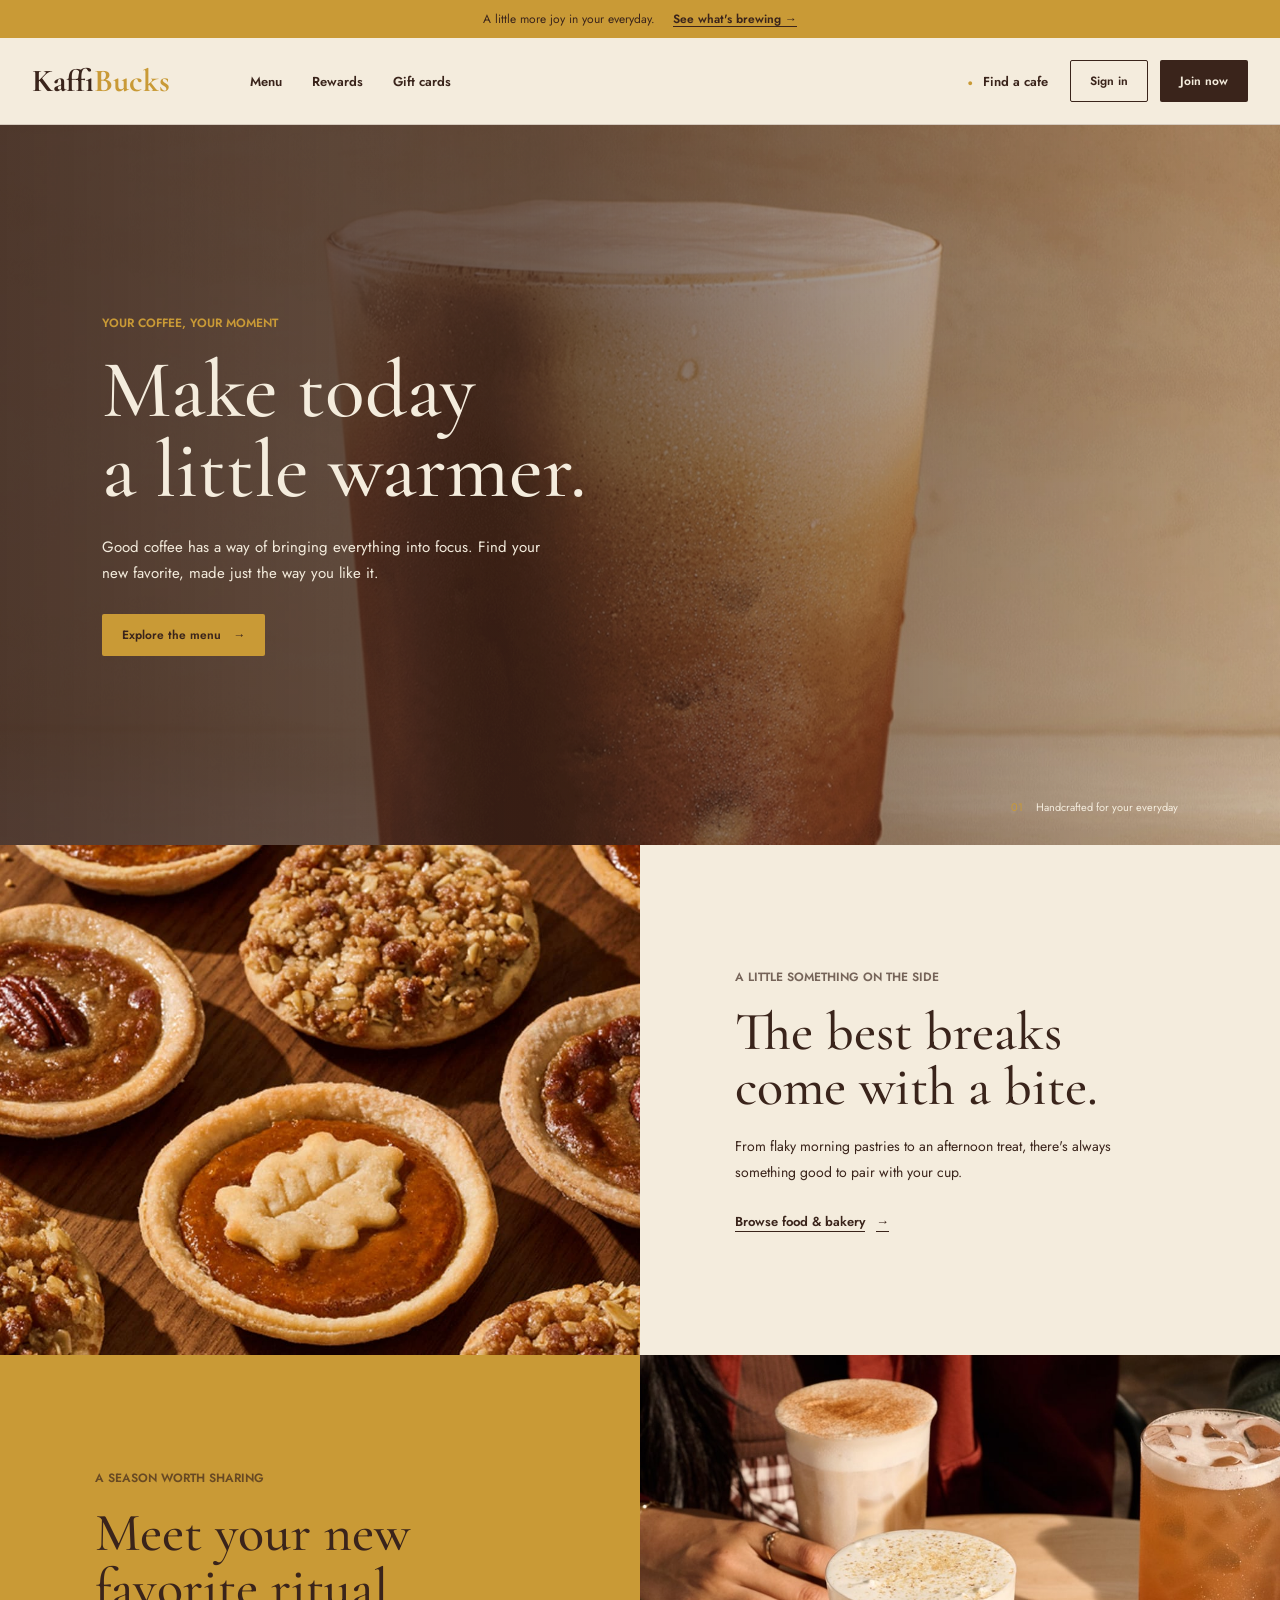
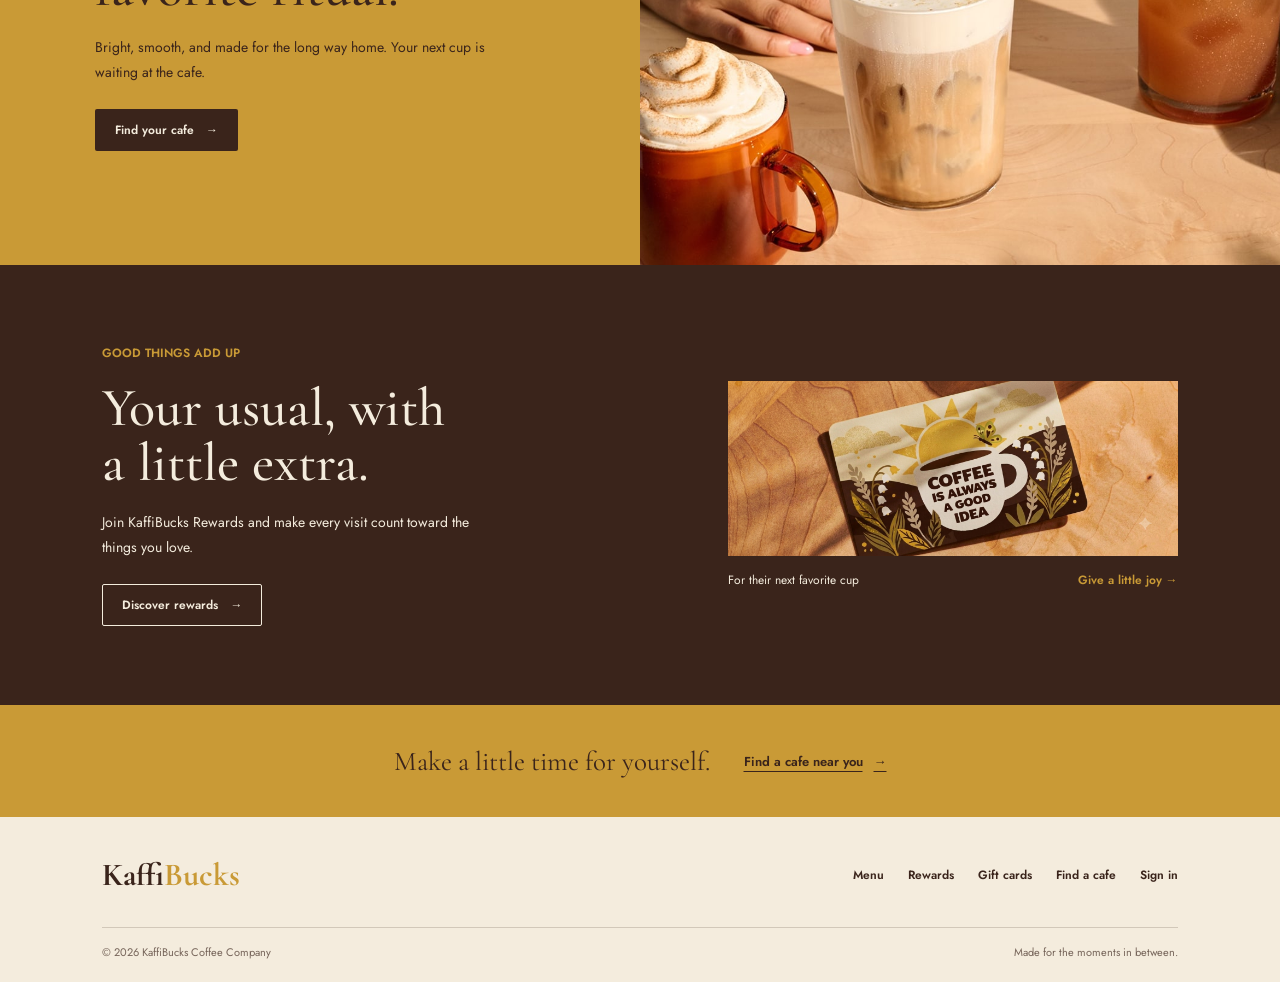
<file: index.html>
<!doctype html>
<html lang="en">
  <head>
    <meta charset="UTF-8" />
    <meta name="viewport" content="width=device-width, initial-scale=1.0" />
    <meta
      name="description"
      content="Make room for a better coffee break. Explore handcrafted drinks, fresh bites, and rewards at KaffiBucks."
    />
    <title>KaffiBucks</title>

    <!-- Fonts -->
    <link rel="preconnect" href="https://fonts.googleapis.com" />
    <link rel="preconnect" href="https://fonts.gstatic.com" crossorigin />
    <link
      href="https://fonts.googleapis.com/css2?family=Cormorant+Garamond:ital,wght@0,400;0,500;0,600;0,700;1,400&family=Jost:wght@300;400;500;600&display=swap"
      rel="stylesheet"
    />
    <link rel="stylesheet" href="style.css" />
  </head>
  <body>
    <div class="announcement">
      <p>A little more joy in your everyday.</p>
      <a href="menu.html">See what's brewing <span aria-hidden="true">&rarr;</span></a>
    </div>

    <header class="site-header">
      <div class="header-inner">
        <a href="#home" class="logo" aria-label="KaffiBucks home">Kaffi<span>Bucks</span></a>
        <nav class="nav" aria-label="Main navigation">
          <a href="menu.html">Menu</a>
          <a href="rewards.html">Rewards</a>
          <a href="gift.html">Gift cards</a>
        </nav>
        <div class="header-actions">
          <a class="location-link" href="cafe.html"><span aria-hidden="true">&#9679;</span> Find a cafe</a>
          <a class="button button--outline" href="#sign-in">Sign in</a>
          <a class="button button--dark" href="join.html">Join now</a>
        </div>
      </div>
    </header>

    <main>
      <section id="home" class="hero" aria-labelledby="hero-title">
        <div class="hero-image" role="img" aria-label="A freshly poured iced coffee with a soft layer of foam"></div>
        <div class="hero-shade"></div>
        <div class="hero-content">
          <p class="eyebrow">Your coffee, your moment</p>
          <h1 id="hero-title">Make today<br />a little warmer.</h1>
          <p class="hero-copy">Good coffee has a way of bringing everything into focus. Find your new favorite, made just the way you like it.</p>
          <a class="button button--gold" href="menu.html">Explore the menu <span aria-hidden="true">&rarr;</span></a>
        </div>
        <a class="hero-note" href="menu.html"><span>01</span> Handcrafted for your everyday</a>
      </section>

      <section class="feature feature--cream" aria-labelledby="feature-one-title">
        <div class="feature-image feature-image--bites" role="img" aria-label="A table set with small, freshly baked pastries"></div>
        <div class="feature-copy">
          <p class="eyebrow">A little something on the side</p>
          <h2 id="feature-one-title">The best breaks<br />come with a bite.</h2>
          <p>From flaky morning pastries to an afternoon treat, there's always something good to pair with your cup.</p>
          <a class="text-link" href="menu.html">Browse food &amp; bakery <span aria-hidden="true">&rarr;</span></a>
        </div>
      </section>

      <section class="feature feature--gold feature--reverse" aria-labelledby="feature-two-title">
        <div class="feature-image feature-image--gather" role="img" aria-label="Friends sharing coffee together around a table"></div>
        <div class="feature-copy">
          <p class="eyebrow">A season worth sharing</p>
          <h2 id="feature-two-title">Meet your new<br />favorite ritual.</h2>
          <p>Bright, smooth, and made for the long way home. Your next cup is waiting at the cafe.</p>
          <a class="button button--dark" href="cafe.html">Find your cafe <span aria-hidden="true">&rarr;</span></a>
        </div>
      </section>

      <section id="rewards" class="rewards-band" aria-labelledby="rewards-title">
        <div class="rewards-copy">
          <p class="eyebrow">Good things add up</p>
          <h2 id="rewards-title">Your usual, with<br />a little extra.</h2>
          <p>Join KaffiBucks Rewards and make every visit count toward the things you love.</p>
          <a class="button button--outline-light" href="rewards.html">Discover rewards <span aria-hidden="true">&rarr;</span></a>
        </div>
        <div class="gift-panel">
          <img src="Images/137-112745.png" alt="A thoughtful coffee gift card ready to share" />
          <div class="gift-caption">
            <span>For their next favorite cup</span>
            <a href="gift.html" aria-label="Explore gift cards">Give a little joy <span aria-hidden="true">&rarr;</span></a>
          </div>
        </div>
      </section>

      <section class="visit-strip" aria-label="Visit KaffiBucks">
        <p>Make a little time for yourself.</p>
        <a class="text-link" href="cafe.html">Find a cafe near you <span aria-hidden="true">&rarr;</span></a>
      </section>
    </main>

    <footer class="site-footer">
      <div class="footer-top">
        <a href="#home" class="logo">Kaffi<span>Bucks</span></a>
        <nav class="footer-nav" aria-label="Footer navigation">
          <a href="menu.html">Menu</a>
          <a href="rewards.html">Rewards</a>
          <a href="gift.html">Gift cards</a>
          <a href="cafe.html">Find a cafe</a>
          <a id="sign-in" href="#home">Sign in</a>
        </nav>
      </div>
      <div class="footer-bottom">
        <span>&copy; 2026 KaffiBucks Coffee Company</span>
        <span>Made for the moments in between.</span>
      </div>
    </footer>
  </body>
</html>
</file>
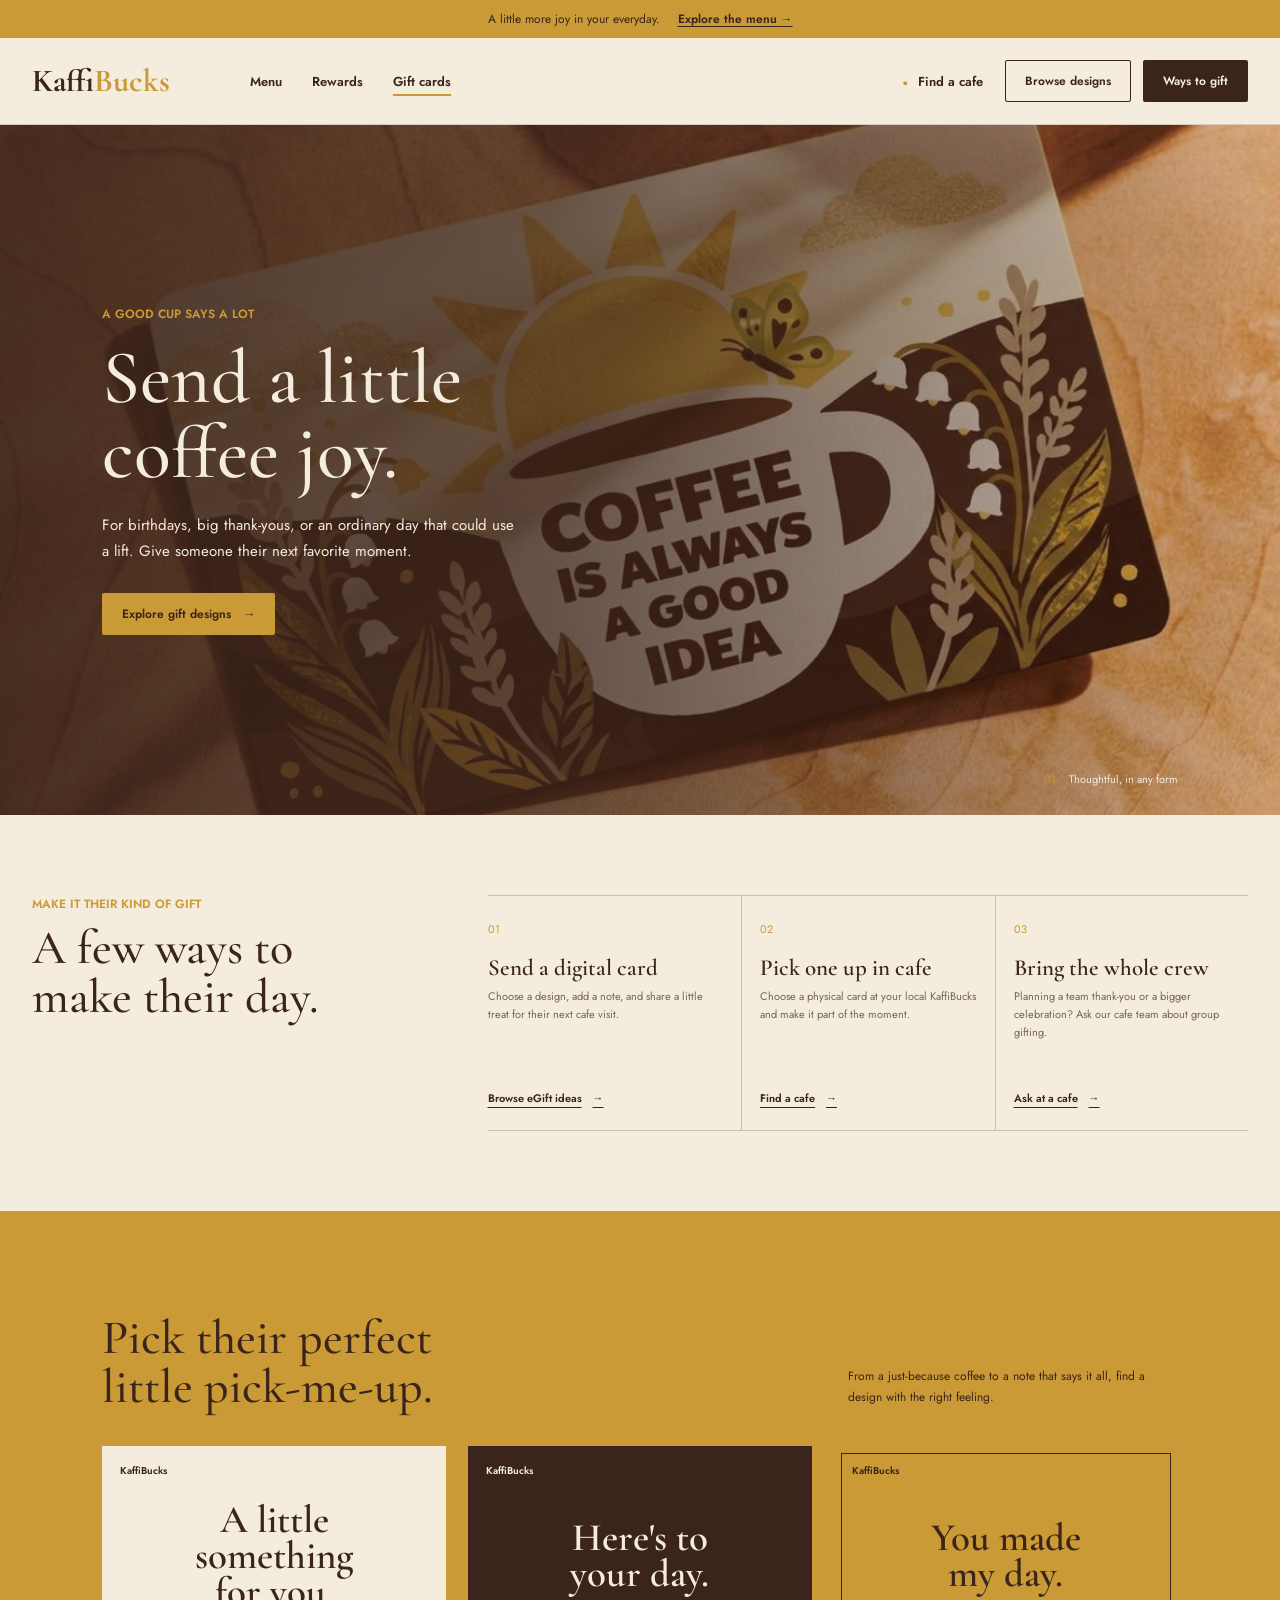
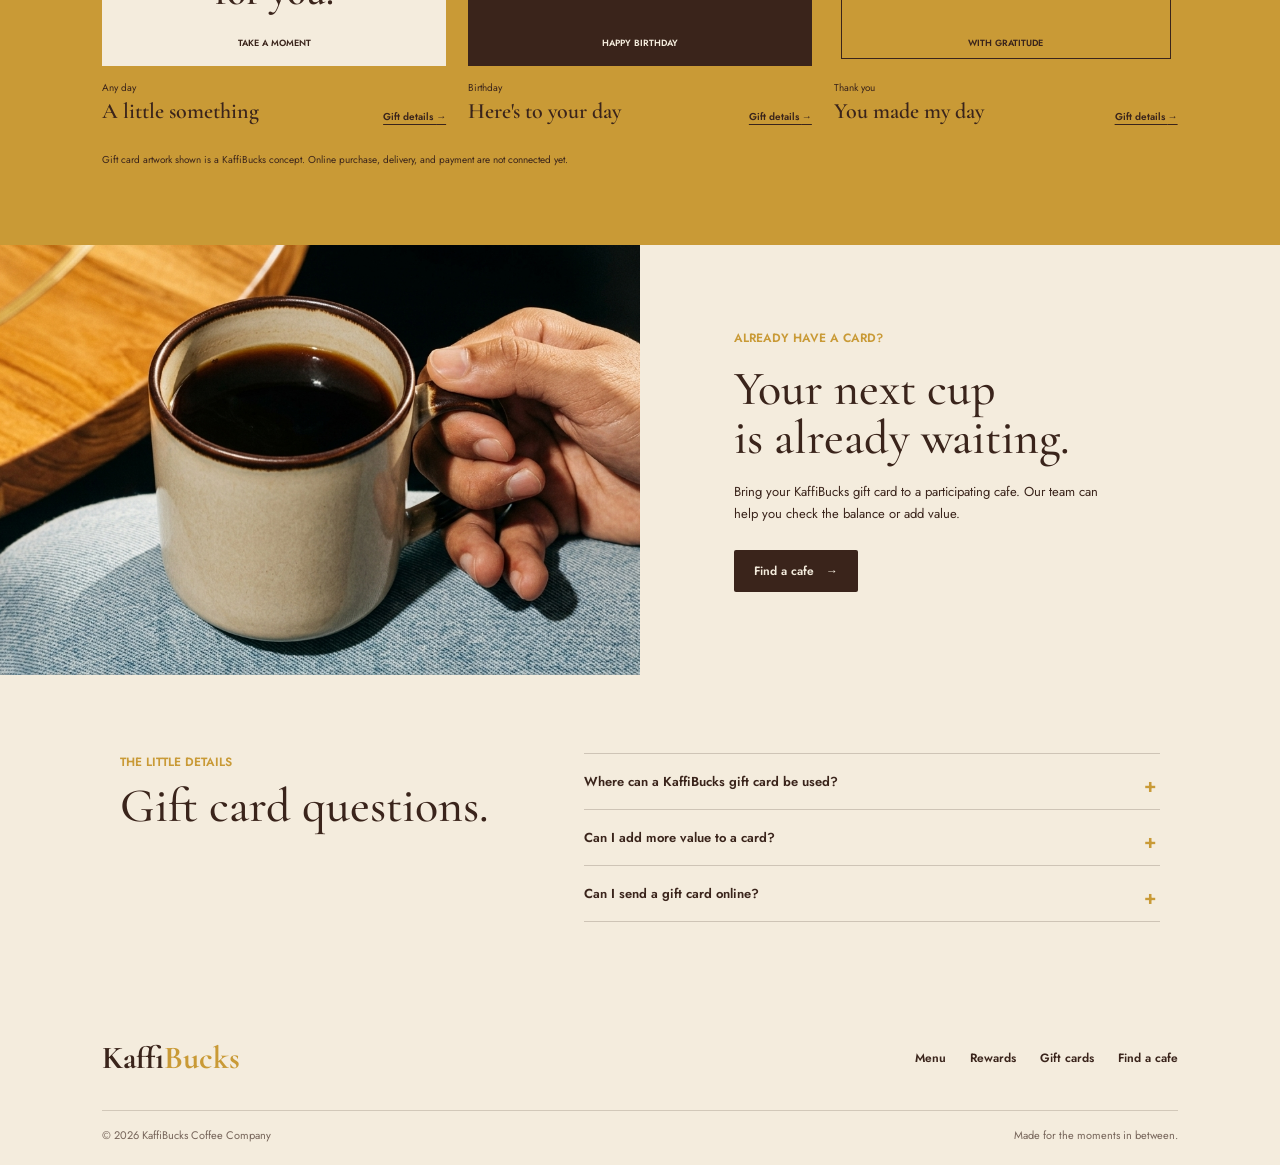
<file: gift.html>
<!doctype html>
<html lang="en">
  <head>
    <meta charset="UTF-8" />
    <meta name="viewport" content="width=device-width, initial-scale=1.0" />
    <meta name="description" content="Explore KaffiBucks gift cards for birthdays, thank-yous, and everyday coffee moments." />
    <title>Gift Cards | KaffiBucks</title>
    <link rel="preconnect" href="https://fonts.googleapis.com" />
    <link rel="preconnect" href="https://fonts.gstatic.com" crossorigin />
    <link href="https://fonts.googleapis.com/css2?family=Cormorant+Garamond:ital,wght@0,400;0,500;0,600;0,700;1,400&family=Jost:wght@300;400;500;600&display=swap" rel="stylesheet" />
    <link rel="stylesheet" href="style.css" />
  </head>
  <body class="gift-page">
    <div class="announcement">
      <p>A little more joy in your everyday.</p>
      <a href="menu.html">Explore the menu <span aria-hidden="true">&rarr;</span></a>
    </div>

    <header class="site-header">
      <div class="header-inner">
        <a href="index.html#home" class="logo" aria-label="KaffiBucks home">Kaffi<span>Bucks</span></a>
        <nav class="nav" aria-label="Main navigation">
          <a href="menu.html">Menu</a>
          <a href="rewards.html">Rewards</a>
          <a href="gift.html" aria-current="page">Gift cards</a>
        </nav>
        <div class="header-actions">
          <a class="location-link" href="cafe.html"><span aria-hidden="true">&#9679;</span> Find a cafe</a>
          <a class="button button--outline" href="#gift-designs">Browse designs</a>
          <a class="button button--dark" href="#gift-options">Ways to gift</a>
        </div>
      </div>
    </header>

    <main id="top">
      <section class="gift-hero" aria-labelledby="gift-title">
        <div class="gift-hero-image" role="img" aria-label="A coffee gift card ready to brighten someone's day"></div>
        <div class="gift-hero-shade"></div>
        <div class="gift-hero-copy">
          <p class="eyebrow">A good cup says a lot</p>
          <h1 id="gift-title">Send a little<br />coffee joy.</h1>
          <p>For birthdays, big thank-yous, or an ordinary day that could use a lift. Give someone their next favorite moment.</p>
          <a class="button button--gold" href="#gift-designs">Explore gift designs <span aria-hidden="true">&rarr;</span></a>
        </div>
        <a class="gift-hero-note" href="#gift-options"><span>01</span> Thoughtful, in any form</a>
      </section>

      <section id="gift-options" class="gift-options" aria-labelledby="gift-options-title">
        <div class="gift-section-heading">
          <p class="eyebrow">Make it their kind of gift</p>
          <h2 id="gift-options-title">A few ways to<br />make their day.</h2>
        </div>
        <div class="gift-methods">
          <article class="gift-method">
            <span class="gift-method-number">01</span>
            <h3>Send a digital card</h3>
            <p>Choose a design, add a note, and share a little treat for their next cafe visit.</p>
            <a class="text-link" href="#gift-designs">Browse eGift ideas <span aria-hidden="true">&rarr;</span></a>
          </article>
          <article class="gift-method">
            <span class="gift-method-number">02</span>
            <h3>Pick one up in cafe</h3>
            <p>Choose a physical card at your local KaffiBucks and make it part of the moment.</p>
            <a class="text-link" href="cafe.html">Find a cafe <span aria-hidden="true">&rarr;</span></a>
          </article>
          <article class="gift-method">
            <span class="gift-method-number">03</span>
            <h3>Bring the whole crew</h3>
            <p>Planning a team thank-you or a bigger celebration? Ask our cafe team about group gifting.</p>
            <a class="text-link" href="cafe.html">Ask at a cafe <span aria-hidden="true">&rarr;</span></a>
          </article>
        </div>
      </section>

      <section id="gift-designs" class="gift-designs" aria-labelledby="gift-designs-title">
        <div class="gift-designs-heading">
          <div class="gift-section-heading">
            <p class="eyebrow">A card for the moment</p>
            <h2 id="gift-designs-title">Pick their perfect<br />little pick-me-up.</h2>
          </div>
          <p>From a just-because coffee to a note that says it all, find a design with the right feeling.</p>
        </div>
        <div class="gift-design-grid">
          <article class="gift-design">
            <div class="gift-art gift-art--everyday" role="img" aria-label="Saffron gift card design reading A little something for you">
              <span class="gift-art-mark">KaffiBucks</span>
              <span class="gift-art-message">A little<br />something<br />for you.</span>
              <span class="gift-art-detail">TAKE A MOMENT</span>
            </div>
            <div class="gift-design-caption"><div><p>Any day</p><h3>A little something</h3></div><a href="#gift-options" aria-label="Learn how to send A little something gift card">Gift details <span aria-hidden="true">&rarr;</span></a></div>
          </article>
          <article class="gift-design">
            <div class="gift-art gift-art--birthday" role="img" aria-label="Oat cream gift card design celebrating a birthday">
              <span class="gift-art-mark">KaffiBucks</span>
              <span class="gift-art-message">Here's to<br />your day.</span>
              <span class="gift-art-detail">HAPPY BIRTHDAY</span>
            </div>
            <div class="gift-design-caption"><div><p>Birthday</p><h3>Here's to your day</h3></div><a href="#gift-options" aria-label="Learn how to send Here's to your day gift card">Gift details <span aria-hidden="true">&rarr;</span></a></div>
          </article>
          <article class="gift-design">
            <div class="gift-art gift-art--thanks" role="img" aria-label="Espresso brown gift card design with a thank-you message">
              <span class="gift-art-mark">KaffiBucks</span>
              <span class="gift-art-message">You made<br />my day.</span>
              <span class="gift-art-detail">WITH GRATITUDE</span>
            </div>
            <div class="gift-design-caption"><div><p>Thank you</p><h3>You made my day</h3></div><a href="#gift-options" aria-label="Learn how to send You made my day gift card">Gift details <span aria-hidden="true">&rarr;</span></a></div>
          </article>
        </div>
        <p class="gift-note">Gift card artwork shown is a KaffiBucks concept. Online purchase, delivery, and payment are not connected yet.</p>
      </section>

      <section class="gift-balance" aria-labelledby="gift-balance-title">
        <div class="gift-balance-photo" role="img" aria-label="A coffee cup held during a quiet cafe moment"></div>
        <div class="gift-balance-copy">
          <p class="eyebrow">Already have a card?</p>
          <h2 id="gift-balance-title">Your next cup<br />is already waiting.</h2>
          <p>Bring your KaffiBucks gift card to a participating cafe. Our team can help you check the balance or add value.</p>
          <a class="button button--dark" href="cafe.html">Find a cafe <span aria-hidden="true">&rarr;</span></a>
        </div>
      </section>

      <section class="gift-faq" aria-labelledby="gift-faq-title">
        <div class="gift-section-heading">
          <p class="eyebrow">The little details</p>
          <h2 id="gift-faq-title">Gift card questions.</h2>
        </div>
        <div class="gift-faq-list">
          <details>
            <summary>Where can a KaffiBucks gift card be used?</summary>
            <p>At participating KaffiBucks cafes. Ask your local team which locations accept gift cards.</p>
          </details>
          <details>
            <summary>Can I add more value to a card?</summary>
            <p>Visit a participating cafe and ask the team to help reload your card.</p>
          </details>
          <details>
            <summary>Can I send a gift card online?</summary>
            <p>Online ordering is not connected yet. For now, visit a KaffiBucks cafe to purchase a gift card.</p>
          </details>
        </div>
      </section>
    </main>

    <footer class="site-footer">
      <div class="footer-top">
        <a href="index.html#home" class="logo">Kaffi<span>Bucks</span></a>
        <nav class="footer-nav" aria-label="Footer navigation">
          <a href="menu.html">Menu</a>
          <a href="rewards.html">Rewards</a>
          <a href="gift.html">Gift cards</a>
          <a href="cafe.html">Find a cafe</a>
        </nav>
      </div>
      <div class="footer-bottom">
        <span>&copy; 2026 KaffiBucks Coffee Company</span>
        <span>Made for the moments in between.</span>
      </div>
    </footer>
  </body>
</html>
</file>
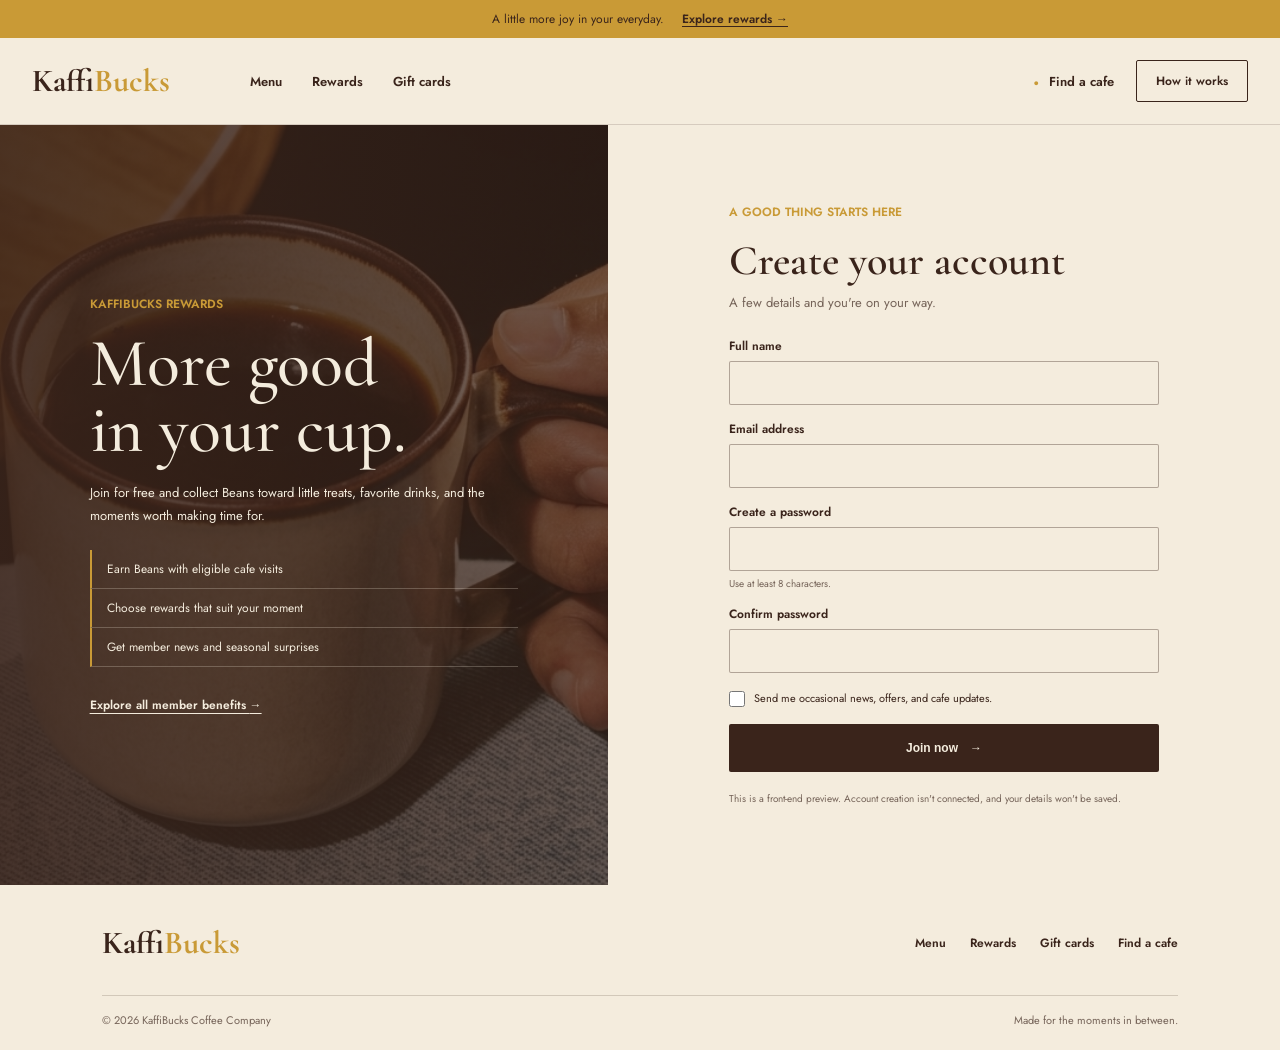
<file: join.html>
<!doctype html>
<html lang="en">
  <head>
    <meta charset="UTF-8" />
    <meta name="viewport" content="width=device-width, initial-scale=1.0" />
    <meta name="description" content="Join KaffiBucks Rewards and collect Beans toward cafe favorites." />
    <title>Join KaffiBucks Rewards</title>
    <link rel="preconnect" href="https://fonts.googleapis.com" />
    <link rel="preconnect" href="https://fonts.gstatic.com" crossorigin />
    <link href="https://fonts.googleapis.com/css2?family=Cormorant+Garamond:ital,wght@0,400;0,500;0,600;0,700;1,400&family=Jost:wght@300;400;500;600&display=swap" rel="stylesheet" />
    <link rel="stylesheet" href="style.css" />
  </head>
  <body class="join-page">
    <div class="announcement">
      <p>A little more joy in your everyday.</p>
      <a href="rewards.html">Explore rewards <span aria-hidden="true">&rarr;</span></a>
    </div>

    <header class="site-header">
      <div class="header-inner">
        <a href="index.html#home" class="logo" aria-label="KaffiBucks home">Kaffi<span>Bucks</span></a>
        <nav class="nav" aria-label="Main navigation">
          <a href="menu.html">Menu</a>
          <a href="rewards.html">Rewards</a>
          <a href="gift.html">Gift cards</a>
        </nav>
        <div class="header-actions">
          <a class="location-link" href="cafe.html"><span aria-hidden="true">&#9679;</span> Find a cafe</a>
          <a class="button button--outline" href="rewards.html">How it works</a>
        </div>
      </div>
    </header>

    <main class="join-layout">
      <section class="join-story" aria-labelledby="join-title">
        <div class="join-story-shade"></div>
        <div class="join-story-copy">
          <p class="eyebrow">KaffiBucks Rewards</p>
          <h1 id="join-title">More good<br />in your cup.</h1>
          <p>Join for free and collect Beans toward little treats, favorite drinks, and the moments worth making time for.</p>
          <ul class="join-benefits">
            <li>Earn Beans with eligible cafe visits</li>
            <li>Choose rewards that suit your moment</li>
            <li>Get member news and seasonal surprises</li>
          </ul>
          <a class="join-story-link" href="rewards.html">Explore all member benefits <span aria-hidden="true">&rarr;</span></a>
        </div>
      </section>

      <section class="join-form-panel" aria-labelledby="form-title">
        <div class="join-form-inner">
          <p class="eyebrow">A good thing starts here</p>
          <h2 id="form-title">Create your account</h2>
          <p class="join-intro">A few details and you're on your way.</p>
          <form id="join-form">
            <label for="full-name">Full name</label>
            <input id="full-name" name="fullName" type="text" autocomplete="name" required />

            <label for="email">Email address</label>
            <input id="email" name="email" type="email" autocomplete="email" required />

            <label for="password">Create a password</label>
            <input id="password" name="password" type="password" autocomplete="new-password" minlength="8" aria-describedby="password-hint" required />
            <p id="password-hint" class="field-hint">Use at least 8 characters.</p>

            <label for="confirm-password">Confirm password</label>
            <input id="confirm-password" name="confirmPassword" type="password" autocomplete="new-password" minlength="8" required />

            <label class="join-opt-in" for="updates">
              <input id="updates" name="updates" type="checkbox" />
              <span>Send me occasional news, offers, and cafe updates.</span>
            </label>

            <button class="button button--dark join-submit" type="submit">Join now <span aria-hidden="true">&rarr;</span></button>
            <p id="join-status" class="join-status" role="status" aria-live="polite" hidden></p>
          </form>
          <p class="join-disclaimer">This is a front-end preview. Account creation isn't connected, and your details won't be saved.</p>
        </div>
      </section>
    </main>

    <footer class="site-footer">
      <div class="footer-top">
        <a href="index.html#home" class="logo">Kaffi<span>Bucks</span></a>
        <nav class="footer-nav" aria-label="Footer navigation">
          <a href="menu.html">Menu</a>
          <a href="rewards.html">Rewards</a>
          <a href="gift.html">Gift cards</a>
          <a href="cafe.html">Find a cafe</a>
        </nav>
      </div>
      <div class="footer-bottom">
        <span>&copy; 2026 KaffiBucks Coffee Company</span>
        <span>Made for the moments in between.</span>
      </div>
    </footer>

    <script>
      const joinForm = document.querySelector("#join-form");
      const password = document.querySelector("#password");
      const confirmPassword = document.querySelector("#confirm-password");
      const joinStatus = document.querySelector("#join-status");

      confirmPassword.addEventListener("input", () => {
        confirmPassword.setCustomValidity("");
      });

      joinForm.addEventListener("submit", (event) => {
        event.preventDefault();
        confirmPassword.setCustomValidity(
          password.value === confirmPassword.value ? "" : "Passwords must match."
        );

        if (!joinForm.reportValidity()) return;

        joinStatus.textContent = "Thanks for checking out KaffiBucks Rewards. This preview doesn't create or save accounts yet.";
        joinStatus.hidden = false;
      });
    </script>
  </body>
</html>
</file>
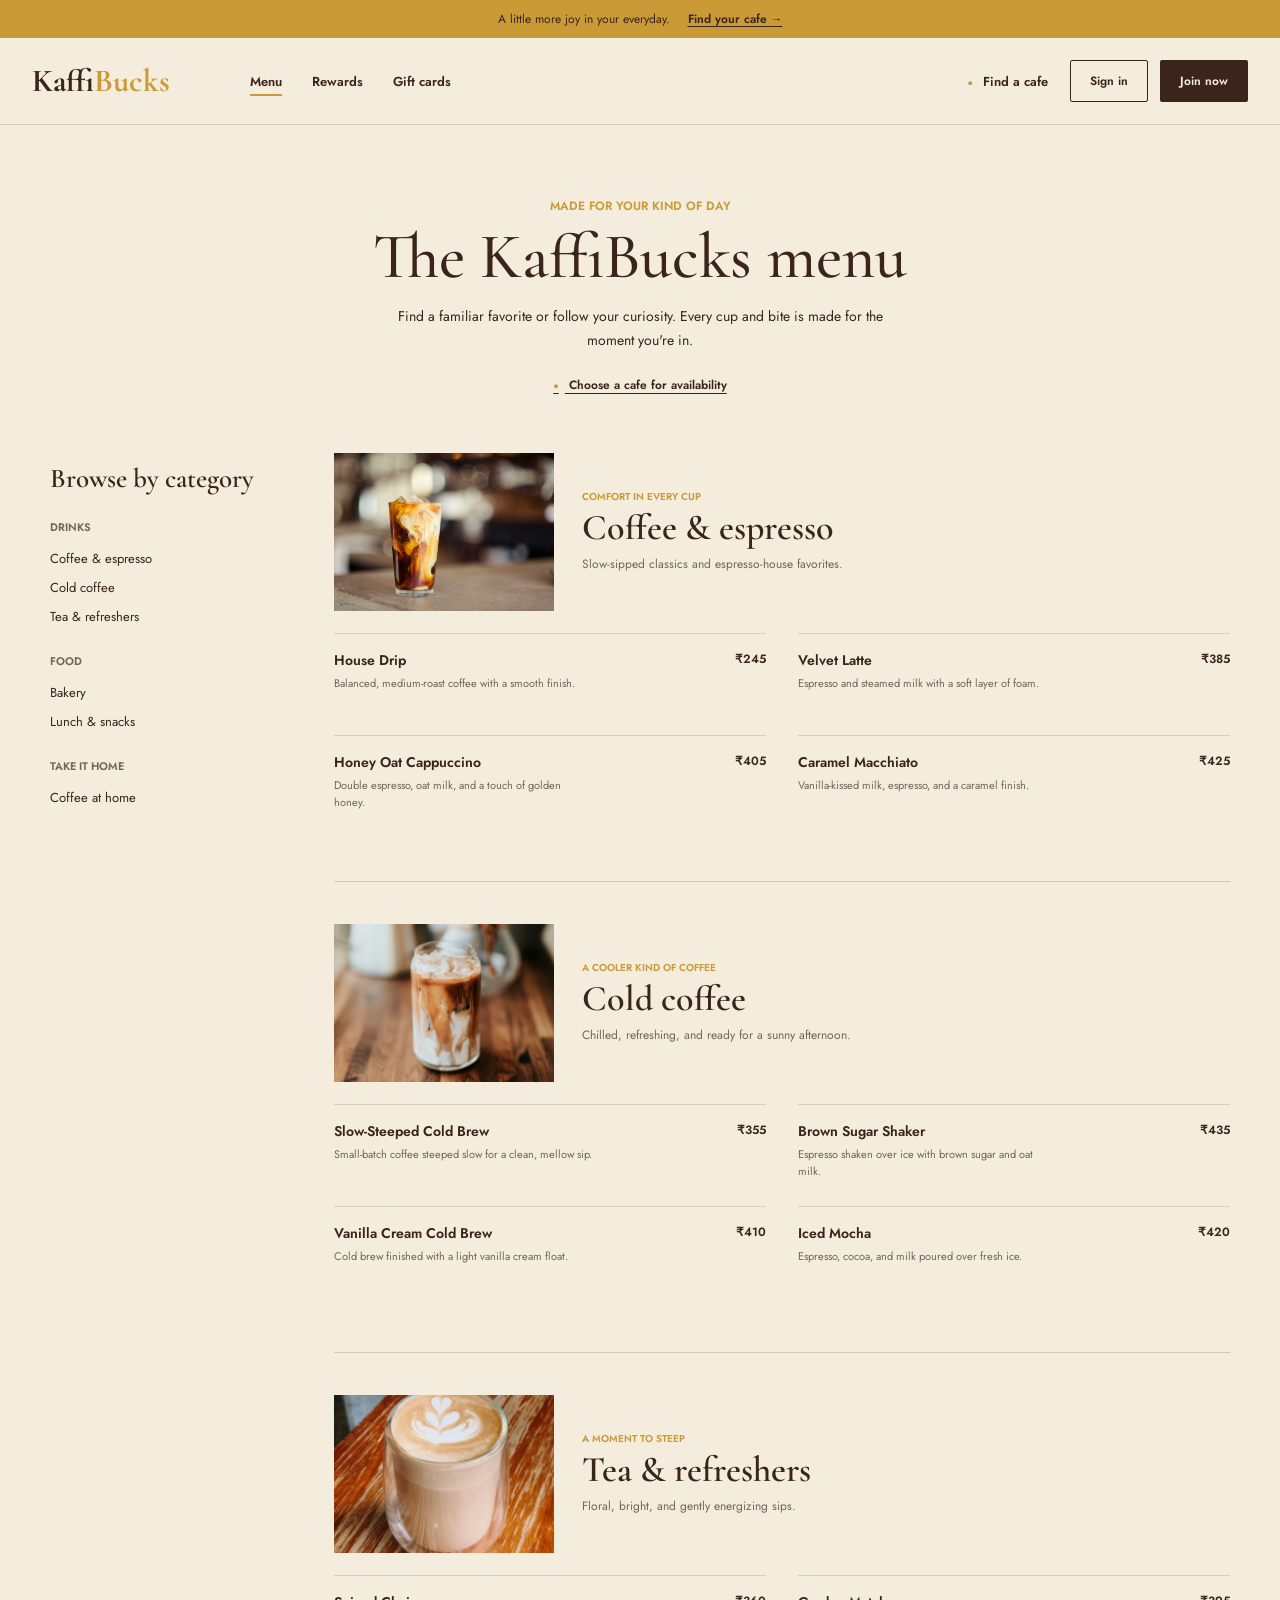
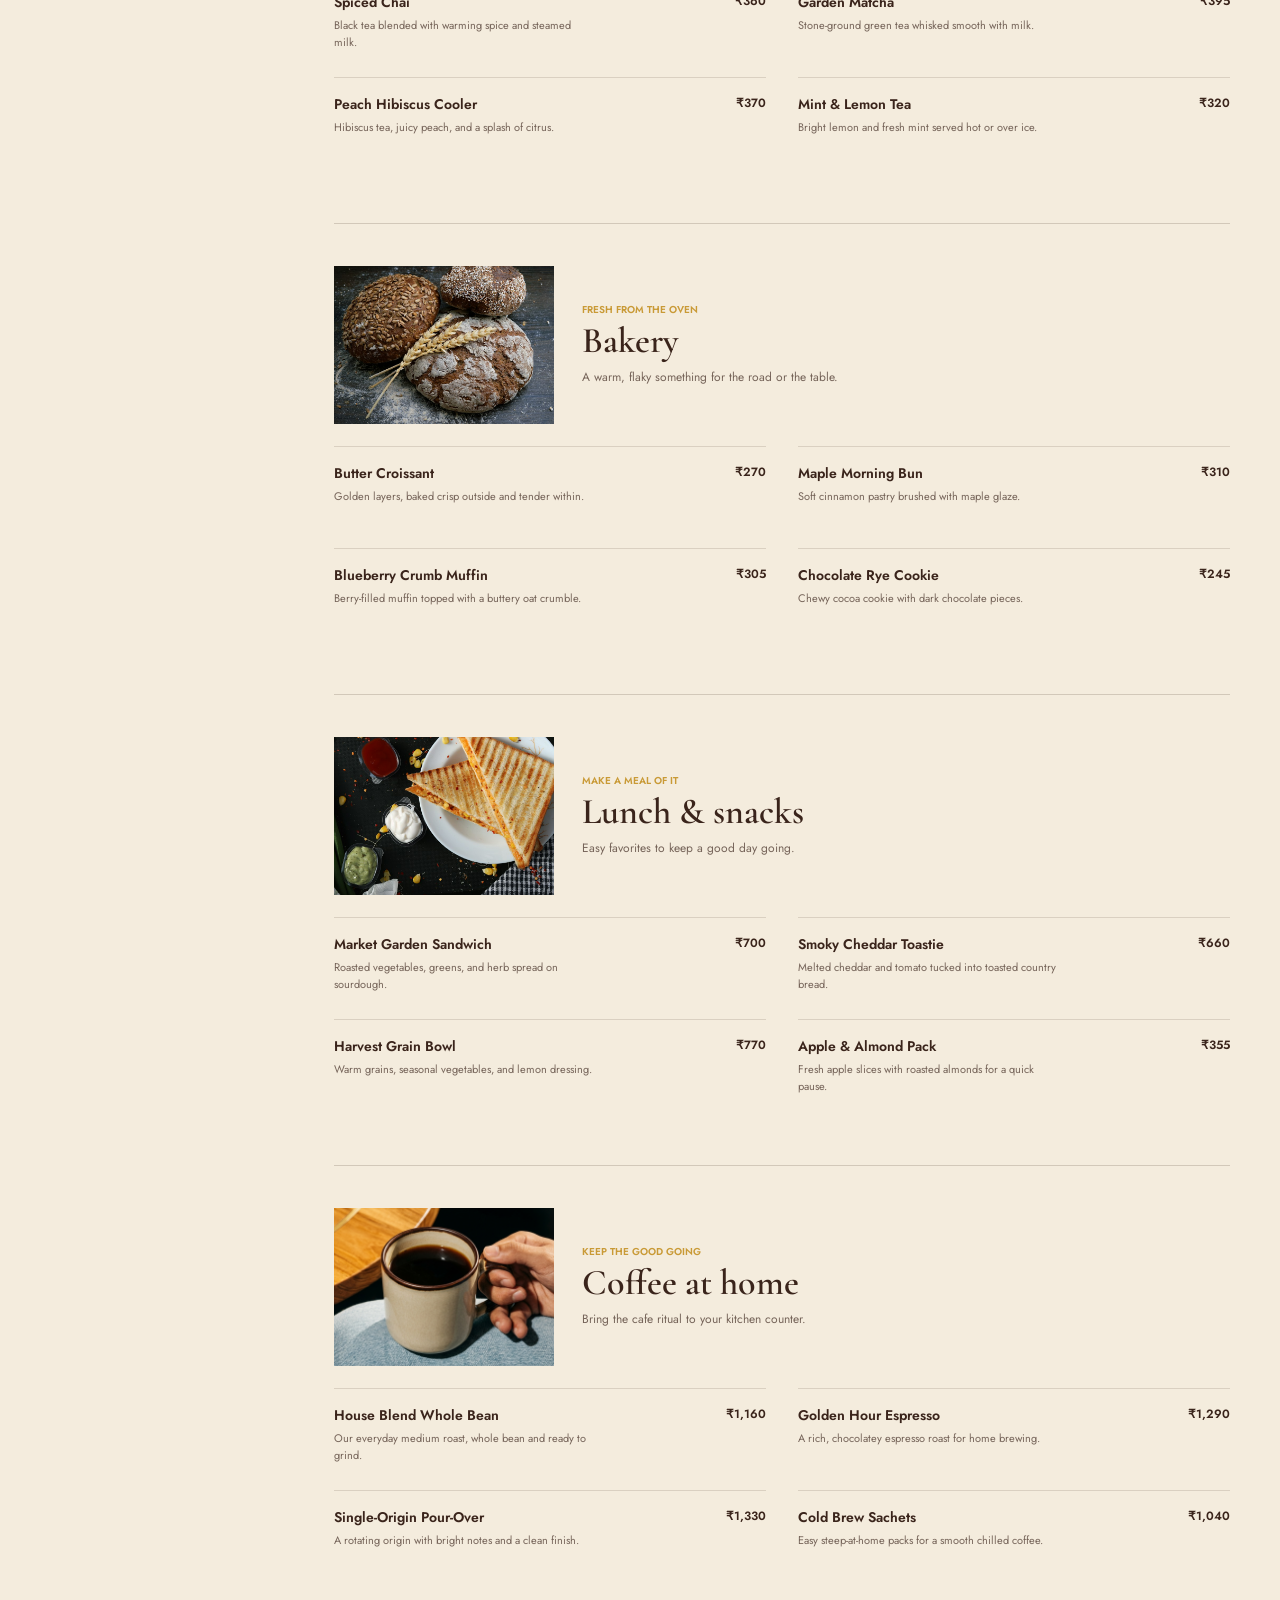
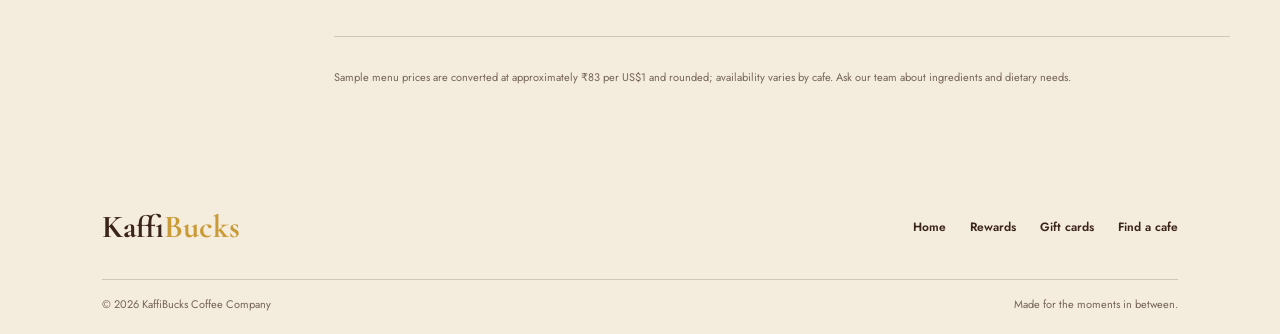
<file: menu.html>
<!doctype html>
<html lang="en">
  <head>
    <meta charset="UTF-8" />
    <meta name="viewport" content="width=device-width, initial-scale=1.0" />
    <meta name="description" content="Explore the KaffiBucks menu: espresso, cold coffee, tea, bakery, lunch, and coffee to enjoy at home." />
    <title>Menu | KaffiBucks</title>
    <link rel="preconnect" href="https://fonts.googleapis.com" />
    <link rel="preconnect" href="https://fonts.gstatic.com" crossorigin />
    <link href="https://fonts.googleapis.com/css2?family=Cormorant+Garamond:ital,wght@0,400;0,500;0,600;0,700;1,400&family=Jost:wght@300;400;500;600&display=swap" rel="stylesheet" />
    <link rel="stylesheet" href="style.css" />
  </head>
  <body class="menu-page">
    <div class="announcement">
      <p>A little more joy in your everyday.</p>
      <a href="cafe.html">Find your cafe <span aria-hidden="true">&rarr;</span></a>
    </div>

    <header class="site-header">
      <div class="header-inner">
        <a href="index.html#home" class="logo" aria-label="KaffiBucks home">Kaffi<span>Bucks</span></a>
        <nav class="nav" aria-label="Main navigation">
          <a href="menu.html" aria-current="page">Menu</a>
          <a href="rewards.html">Rewards</a>
          <a href="gift.html">Gift cards</a>
        </nav>
        <div class="header-actions">
          <a class="location-link" href="cafe.html"><span aria-hidden="true">&#9679;</span> Find a cafe</a>
          <a class="button button--outline" href="index.html#sign-in">Sign in</a>
          <a class="button button--dark" href="join.html">Join now</a>
        </div>
      </div>
    </header>

    <main id="top">
      <section class="menu-intro" aria-labelledby="menu-title">
        <p class="eyebrow">Made for your kind of day</p>
        <h1 id="menu-title">The KaffiBucks menu</h1>
        <p>Find a familiar favorite or follow your curiosity. Every cup and bite is made for the moment you're in.</p>
        <a class="menu-cafe-link" href="cafe.html"><span aria-hidden="true">&#9679;</span> Choose a cafe for availability</a>
      </section>

      <div class="menu-shell">
        <aside class="menu-sidebar" aria-label="Menu categories">
          <h2>Browse by category</h2>
          <div class="category-group">
            <p>Drinks</p>
            <a href="#coffee">Coffee &amp; espresso</a>
            <a href="#cold-coffee">Cold coffee</a>
            <a href="#tea">Tea &amp; refreshers</a>
          </div>
          <div class="category-group">
            <p>Food</p>
            <a href="#bakery">Bakery</a>
            <a href="#lunch">Lunch &amp; snacks</a>
          </div>
          <div class="category-group">
            <p>Take it home</p>
            <a href="#at-home">Coffee at home</a>
          </div>
        </aside>

        <div class="menu-content">
          <section class="menu-category" id="coffee" aria-labelledby="coffee-title">
            <div class="menu-category-heading">
              <img src="Images/menu-espresso.jpg" alt="A freshly prepared espresso drink" />
              <div><p class="eyebrow">Comfort in every cup</p><h2 id="coffee-title">Coffee &amp; espresso</h2><p>Slow-sipped classics and espresso-house favorites.</p></div>
            </div>
            <div class="menu-items">
              <article class="menu-item"><div><h3>House Drip</h3><p>Balanced, medium-roast coffee with a smooth finish.</p></div><span>₹245</span></article>
              <article class="menu-item"><div><h3>Velvet Latte</h3><p>Espresso and steamed milk with a soft layer of foam.</p></div><span>₹385</span></article>
              <article class="menu-item"><div><h3>Honey Oat Cappuccino</h3><p>Double espresso, oat milk, and a touch of golden honey.</p></div><span>₹405</span></article>
              <article class="menu-item"><div><h3>Caramel Macchiato</h3><p>Vanilla-kissed milk, espresso, and a caramel finish.</p></div><span>₹425</span></article>
            </div>
          </section>

          <section class="menu-category" id="cold-coffee" aria-labelledby="cold-title">
            <div class="menu-category-heading">
              <img src="Images/menu-cold-coffee.jpg" alt="Chilled coffee poured over ice" />
              <div><p class="eyebrow">A cooler kind of coffee</p><h2 id="cold-title">Cold coffee</h2><p>Chilled, refreshing, and ready for a sunny afternoon.</p></div>
            </div>
            <div class="menu-items">
              <article class="menu-item"><div><h3>Slow-Steeped Cold Brew</h3><p>Small-batch coffee steeped slow for a clean, mellow sip.</p></div><span>₹355</span></article>
              <article class="menu-item"><div><h3>Brown Sugar Shaker</h3><p>Espresso shaken over ice with brown sugar and oat milk.</p></div><span>₹435</span></article>
              <article class="menu-item"><div><h3>Vanilla Cream Cold Brew</h3><p>Cold brew finished with a light vanilla cream float.</p></div><span>₹410</span></article>
              <article class="menu-item"><div><h3>Iced Mocha</h3><p>Espresso, cocoa, and milk poured over fresh ice.</p></div><span>₹420</span></article>
            </div>
          </section>

          <section class="menu-category" id="tea" aria-labelledby="tea-title">
            <div class="menu-category-heading">
              <img src="Images/menu-tea.jpg" alt="A glass of tea served with a fresh citrus garnish" />
              <div><p class="eyebrow">A moment to steep</p><h2 id="tea-title">Tea &amp; refreshers</h2><p>Floral, bright, and gently energizing sips.</p></div>
            </div>
            <div class="menu-items">
              <article class="menu-item"><div><h3>Spiced Chai</h3><p>Black tea blended with warming spice and steamed milk.</p></div><span>₹360</span></article>
              <article class="menu-item"><div><h3>Garden Matcha</h3><p>Stone-ground green tea whisked smooth with milk.</p></div><span>₹395</span></article>
              <article class="menu-item"><div><h3>Peach Hibiscus Cooler</h3><p>Hibiscus tea, juicy peach, and a splash of citrus.</p></div><span>₹370</span></article>
              <article class="menu-item"><div><h3>Mint &amp; Lemon Tea</h3><p>Bright lemon and fresh mint served hot or over ice.</p></div><span>₹320</span></article>
            </div>
          </section>

          <section class="menu-category" id="bakery" aria-labelledby="bakery-title">
            <div class="menu-category-heading">
              <img src="Images/menu-bakery.jpg" alt="Freshly baked golden pastries" />
              <div><p class="eyebrow">Fresh from the oven</p><h2 id="bakery-title">Bakery</h2><p>A warm, flaky something for the road or the table.</p></div>
            </div>
            <div class="menu-items">
              <article class="menu-item"><div><h3>Butter Croissant</h3><p>Golden layers, baked crisp outside and tender within.</p></div><span>₹270</span></article>
              <article class="menu-item"><div><h3>Maple Morning Bun</h3><p>Soft cinnamon pastry brushed with maple glaze.</p></div><span>₹310</span></article>
              <article class="menu-item"><div><h3>Blueberry Crumb Muffin</h3><p>Berry-filled muffin topped with a buttery oat crumble.</p></div><span>₹305</span></article>
              <article class="menu-item"><div><h3>Chocolate Rye Cookie</h3><p>Chewy cocoa cookie with dark chocolate pieces.</p></div><span>₹245</span></article>
            </div>
          </section>

          <section class="menu-category" id="lunch" aria-labelledby="lunch-title">
            <div class="menu-category-heading">
              <img src="Images/menu-lunch.jpg" alt="A freshly made cafe sandwich with crisp greens" />
              <div><p class="eyebrow">Make a meal of it</p><h2 id="lunch-title">Lunch &amp; snacks</h2><p>Easy favorites to keep a good day going.</p></div>
            </div>
            <div class="menu-items">
              <article class="menu-item"><div><h3>Market Garden Sandwich</h3><p>Roasted vegetables, greens, and herb spread on sourdough.</p></div><span>₹700</span></article>
              <article class="menu-item"><div><h3>Smoky Cheddar Toastie</h3><p>Melted cheddar and tomato tucked into toasted country bread.</p></div><span>₹660</span></article>
              <article class="menu-item"><div><h3>Harvest Grain Bowl</h3><p>Warm grains, seasonal vegetables, and lemon dressing.</p></div><span>₹770</span></article>
              <article class="menu-item"><div><h3>Apple &amp; Almond Pack</h3><p>Fresh apple slices with roasted almonds for a quick pause.</p></div><span>₹355</span></article>
            </div>
          </section>

          <section class="menu-category" id="at-home" aria-labelledby="home-coffee-title">
            <div class="menu-category-heading">
              <img src="Images/137-112942.png" alt="A comforting cup of coffee enjoyed at home" />
              <div><p class="eyebrow">Keep the good going</p><h2 id="home-coffee-title">Coffee at home</h2><p>Bring the cafe ritual to your kitchen counter.</p></div>
            </div>
            <div class="menu-items">
              <article class="menu-item"><div><h3>House Blend Whole Bean</h3><p>Our everyday medium roast, whole bean and ready to grind.</p></div><span>₹1,160</span></article>
              <article class="menu-item"><div><h3>Golden Hour Espresso</h3><p>A rich, chocolatey espresso roast for home brewing.</p></div><span>₹1,290</span></article>
              <article class="menu-item"><div><h3>Single-Origin Pour-Over</h3><p>A rotating origin with bright notes and a clean finish.</p></div><span>₹1,330</span></article>
              <article class="menu-item"><div><h3>Cold Brew Sachets</h3><p>Easy steep-at-home packs for a smooth chilled coffee.</p></div><span>₹1,040</span></article>
            </div>
          </section>

          <p class="menu-disclaimer">Sample menu prices are converted at approximately ₹83 per US$1 and rounded; availability varies by cafe. Ask our team about ingredients and dietary needs.</p>
        </div>
      </div>
    </main>

    <footer class="site-footer">
      <div class="footer-top">
        <a href="index.html#home" class="logo">Kaffi<span>Bucks</span></a>
        <nav class="footer-nav" aria-label="Footer navigation">
          <a href="index.html#home">Home</a>
          <a href="rewards.html">Rewards</a>
          <a href="gift.html">Gift cards</a>
          <a href="cafe.html">Find a cafe</a>
        </nav>
      </div>
      <div class="footer-bottom">
        <span>&copy; 2026 KaffiBucks Coffee Company</span>
        <span>Made for the moments in between.</span>
      </div>
    </footer>
  </body>
</html>
</file>
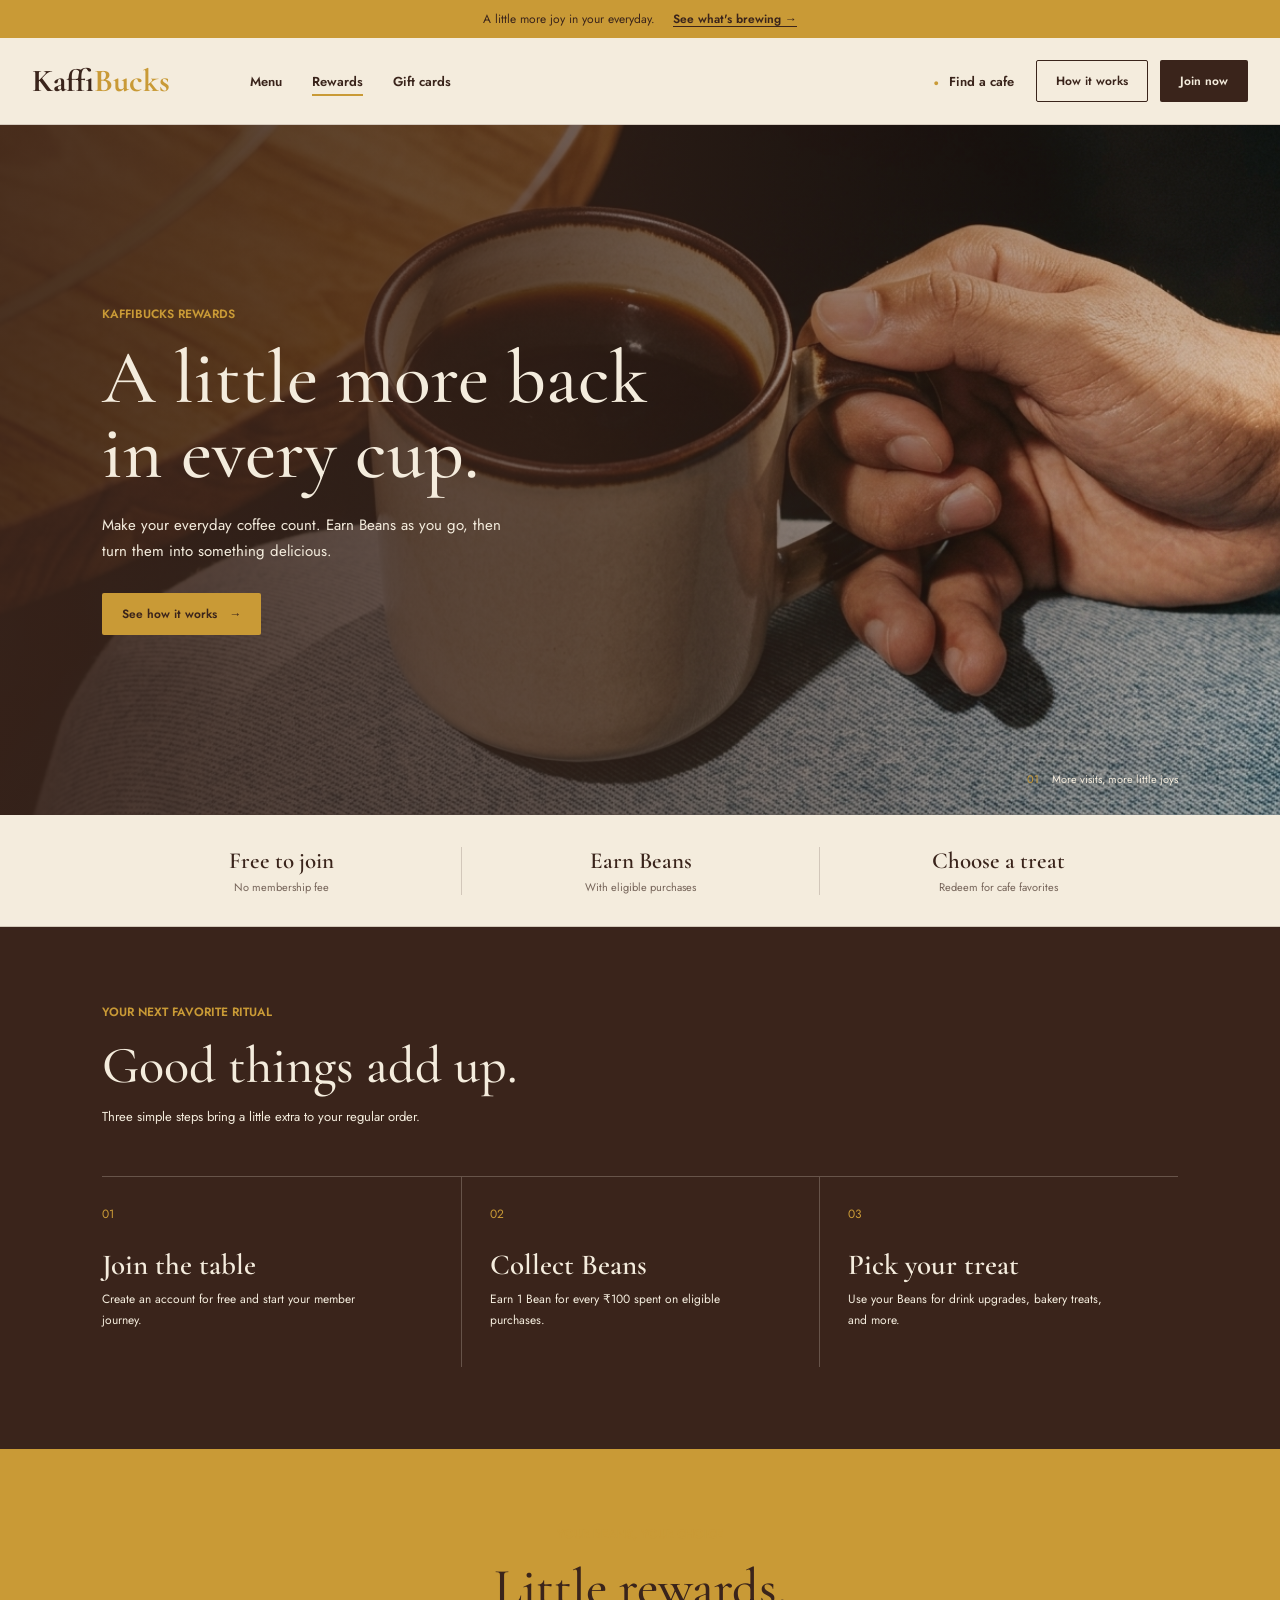
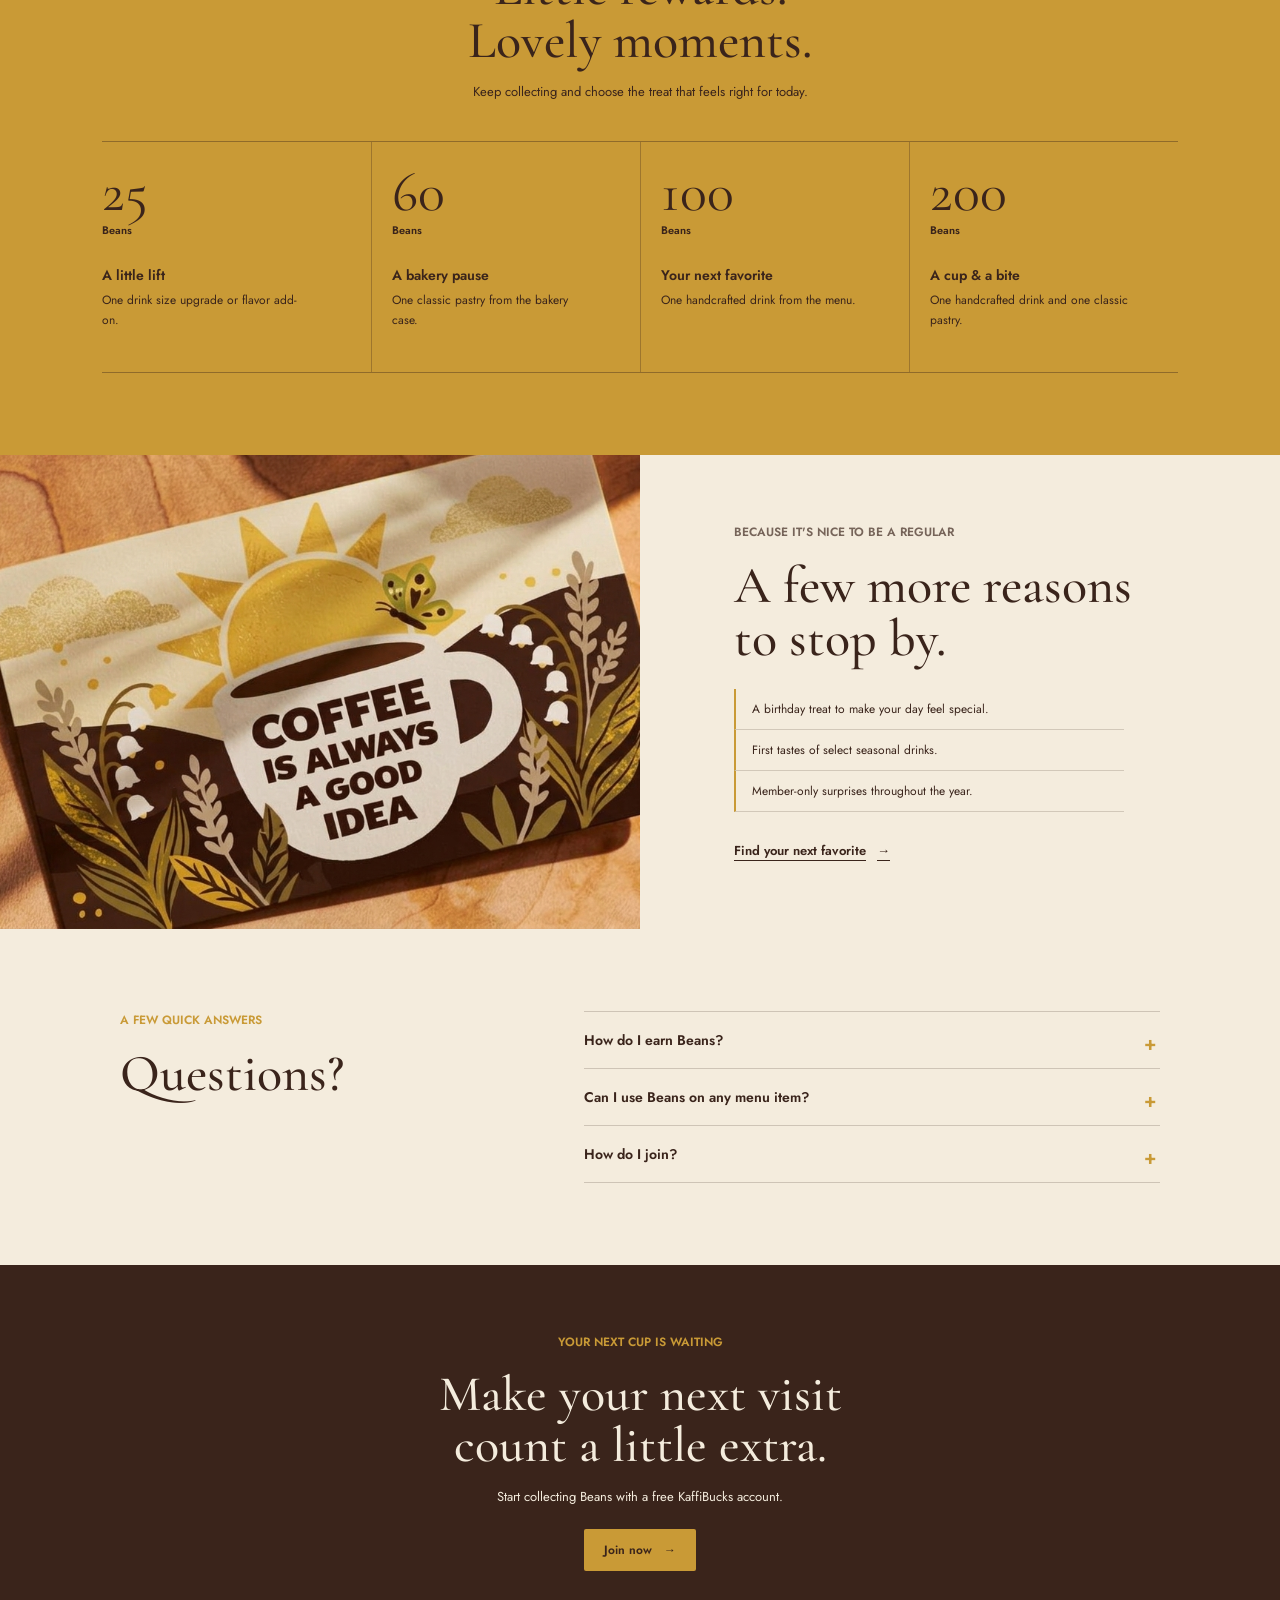
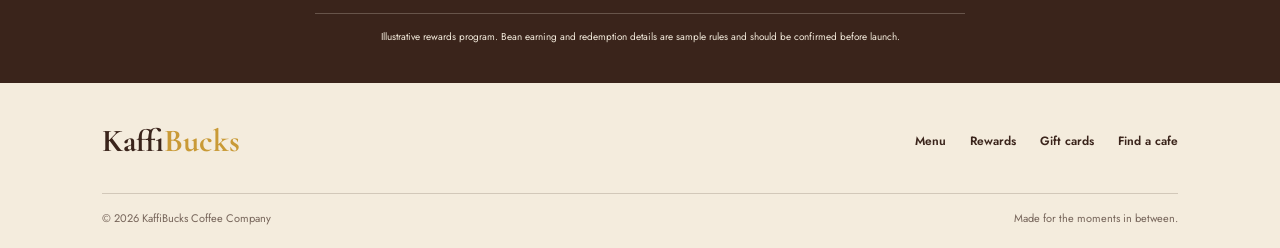
<file: rewards.html>
<!doctype html>
<html lang="en">
  <head>
    <meta charset="UTF-8" />
    <meta name="viewport" content="width=device-width, initial-scale=1.0" />
    <meta name="description" content="Discover KaffiBucks Rewards: earn Beans with every eligible visit and trade them for coffeehouse favorites." />
    <title>Rewards | KaffiBucks</title>
    <link rel="preconnect" href="https://fonts.googleapis.com" />
    <link rel="preconnect" href="https://fonts.gstatic.com" crossorigin />
    <link href="https://fonts.googleapis.com/css2?family=Cormorant+Garamond:ital,wght@0,400;0,500;0,600;0,700;1,400&family=Jost:wght@300;400;500;600&display=swap" rel="stylesheet" />
    <link rel="stylesheet" href="style.css" />
  </head>
  <body class="rewards-page">
    <div class="announcement">
      <p>A little more joy in your everyday.</p>
      <a href="menu.html">See what's brewing <span aria-hidden="true">&rarr;</span></a>
    </div>

    <header class="site-header">
      <div class="header-inner">
        <a href="index.html#home" class="logo" aria-label="KaffiBucks home">Kaffi<span>Bucks</span></a>
        <nav class="nav" aria-label="Main navigation">
          <a href="menu.html">Menu</a>
          <a href="rewards.html" aria-current="page">Rewards</a>
          <a href="gift.html">Gift cards</a>
        </nav>
        <div class="header-actions">
          <a class="location-link" href="cafe.html"><span aria-hidden="true">&#9679;</span> Find a cafe</a>
          <a class="button button--outline" href="#member-guide">How it works</a>
          <a class="button button--dark" href="join.html">Join now</a>
        </div>
      </div>
    </header>

    <main id="top">
      <section class="rewards-hero" aria-labelledby="rewards-title">
        <div class="rewards-hero-image" role="img" aria-label="A warm cup of coffee shared over a quiet moment"></div>
        <div class="rewards-hero-shade"></div>
        <div class="rewards-hero-copy">
          <p class="eyebrow">KaffiBucks Rewards</p>
          <h1 id="rewards-title">A little more back<br />in every cup.</h1>
          <p>Make your everyday coffee count. Earn Beans as you go, then turn them into something delicious.</p>
          <a class="button button--gold" href="#member-guide">See how it works <span aria-hidden="true">&rarr;</span></a>
        </div>
        <a class="rewards-hero-note" href="#bean-rewards"><span aria-hidden="true">01</span> More visits, more little joys</a>
      </section>

      <section class="rewards-promise" aria-label="KaffiBucks Rewards at a glance">
        <p><strong>Free to join</strong><span>No membership fee</span></p>
        <p><strong>Earn Beans</strong><span>With eligible purchases</span></p>
        <p><strong>Choose a treat</strong><span>Redeem for cafe favorites</span></p>
      </section>

      <section id="member-guide" class="rewards-steps" aria-labelledby="steps-title">
        <div class="rewards-section-heading">
          <p class="eyebrow">Your next favorite ritual</p>
          <h2 id="steps-title">Good things add up.</h2>
          <p>Three simple steps bring a little extra to your regular order.</p>
        </div>
        <div class="steps-grid">
          <article class="rewards-step">
            <span class="step-number">01</span>
            <h3>Join the table</h3>
            <p>Create an account for free and start your member journey.</p>
          </article>
          <article class="rewards-step">
            <span class="step-number">02</span>
            <h3>Collect Beans</h3>
            <p>Earn 1 Bean for every ₹100 spent on eligible purchases.</p>
          </article>
          <article class="rewards-step">
            <span class="step-number">03</span>
            <h3>Pick your treat</h3>
            <p>Use your Beans for drink upgrades, bakery treats, and more.</p>
          </article>
        </div>
      </section>

      <section id="bean-rewards" class="bean-rewards" aria-labelledby="bean-rewards-title">
        <div class="rewards-section-heading">
          <p class="eyebrow">Your Beans, your choice</p>
          <h2 id="bean-rewards-title">Little rewards.<br />Lovely moments.</h2>
          <p>Keep collecting and choose the treat that feels right for today.</p>
        </div>
        <div class="bean-levels">
          <article class="bean-level"><span class="bean-count">25</span><span class="bean-label">Beans</span><h3>A little lift</h3><p>One drink size upgrade or flavor add-on.</p></article>
          <article class="bean-level"><span class="bean-count">60</span><span class="bean-label">Beans</span><h3>A bakery pause</h3><p>One classic pastry from the bakery case.</p></article>
          <article class="bean-level"><span class="bean-count">100</span><span class="bean-label">Beans</span><h3>Your next favorite</h3><p>One handcrafted drink from the menu.</p></article>
          <article class="bean-level"><span class="bean-count">200</span><span class="bean-label">Beans</span><h3>A cup &amp; a bite</h3><p>One handcrafted drink and one classic pastry.</p></article>
        </div>
      </section>

      <section class="member-extras" aria-labelledby="extras-title">
        <div class="member-photo" role="img" aria-label="A coffee gift card made for sharing a favorite drink"></div>
        <div class="member-extras-copy">
          <p class="eyebrow">Because it's nice to be a regular</p>
          <h2 id="extras-title">A few more reasons<br />to stop by.</h2>
          <ul>
            <li>A birthday treat to make your day feel special.</li>
            <li>First tastes of select seasonal drinks.</li>
            <li>Member-only surprises throughout the year.</li>
          </ul>
          <a class="text-link" href="menu.html">Find your next favorite <span aria-hidden="true">&rarr;</span></a>
        </div>
      </section>

      <section class="rewards-faq" aria-labelledby="faq-title">
        <div class="rewards-section-heading">
          <p class="eyebrow">A few quick answers</p>
          <h2 id="faq-title">Questions?</h2>
        </div>
        <div class="faq-list">
          <details>
            <summary>How do I earn Beans?</summary>
            <p>Show your membership at checkout. This sample program earns 1 Bean for every ₹100 spent on eligible purchases.</p>
          </details>
          <details>
            <summary>Can I use Beans on any menu item?</summary>
            <p>Rewards apply to the items listed above. Ask your cafe team about current availability and any exclusions.</p>
          </details>
          <details>
            <summary>How do I join?</summary>
            <p>Create a free account online, then share your membership at checkout.</p>
          </details>
        </div>
      </section>

      <section id="join" class="rewards-join" aria-labelledby="join-title">
        <p class="eyebrow">Your next cup is waiting</p>
        <h2 id="join-title">Make your next visit<br />count a little extra.</h2>
        <p>Start collecting Beans with a free KaffiBucks account.</p>
        <a class="button button--gold" href="join.html">Join now <span aria-hidden="true">&rarr;</span></a>
        <p class="program-note">Illustrative rewards program. Bean earning and redemption details are sample rules and should be confirmed before launch.</p>
      </section>
    </main>

    <footer class="site-footer">
      <div class="footer-top">
        <a href="index.html#home" class="logo">Kaffi<span>Bucks</span></a>
        <nav class="footer-nav" aria-label="Footer navigation">
          <a href="menu.html">Menu</a>
          <a href="rewards.html">Rewards</a>
          <a href="gift.html">Gift cards</a>
          <a href="cafe.html">Find a cafe</a>
        </nav>
      </div>
      <div class="footer-bottom">
        <span>&copy; 2026 KaffiBucks Coffee Company</span>
        <span>Made for the moments in between.</span>
      </div>
    </footer>
  </body>
</html>
</file>
<file: style.css>
:root {
	color-scheme: light;
	--espresso: #3a241b;
	--oat-cream: #f4ecdd;
	--saffron-gold: #c99a36;
	--espresso-soft: rgb(58 36 27 / 68%);
	--cream-line: rgb(244 236 221 / 24%);
}

* {
	box-sizing: border-box;
}

html {
	scroll-behavior: smooth;
}

body {
	margin: 0;
	color: var(--espresso);
	background: var(--oat-cream);
	font-family: "Jost", sans-serif;
}

a {
	color: inherit;
}

.announcement {
	min-height: 38px;
	display: flex;
	align-items: center;
	justify-content: center;
	gap: 18px;
	padding: 7px 20px;
	color: var(--espresso);
	background: var(--saffron-gold);
	font-size: 12px;
}

.announcement p {
	margin: 0;
}

.announcement a {
	font-weight: 600;
	text-decoration-thickness: 1px;
	text-underline-offset: 3px;
}

.site-header {
	position: relative;
	z-index: 2;
	background: var(--oat-cream);
	border-bottom: 1px solid rgb(58 36 27 / 16%);
}

.header-inner {
	width: min(100% - 64px, 1320px);
	min-height: 86px;
	margin-inline: auto;
	display: flex;
	align-items: center;
	justify-content: space-between;
	gap: 32px;
}

.logo {
	flex: 0 0 auto;
	color: var(--espresso);
	font-family: "Cormorant Garamond", serif;
	font-size: 32px;
	font-weight: 700;
	line-height: 1;
	text-decoration: none;
}

.logo span {
	color: var(--saffron-gold);
}

.nav,
.header-actions {
	display: flex;
	align-items: center;
}

.nav {
	gap: 30px;
	margin-right: auto;
	margin-left: 48px;
}

.nav a,
.location-link,
.footer-nav a {
	font-size: 13px;
	font-weight: 600;
	text-decoration: none;
}

.nav a,
.footer-nav a,
.location-link {
	transition: color 160ms ease;
}

.nav a:hover,
.footer-nav a:hover,
.location-link:hover,
.text-link:hover {
	color: var(--saffron-gold);
}

.header-actions {
	gap: 12px;
}

.location-link {
	margin-right: 10px;
}

.location-link span {
	margin-right: 6px;
	color: var(--saffron-gold);
	font-size: 9px;
}

.button {
	min-height: 42px;
	display: inline-flex;
	align-items: center;
	justify-content: center;
	gap: 12px;
	padding: 0 19px;
	border: 1px solid transparent;
	border-radius: 2px;
	font-size: 12px;
	font-weight: 600;
	text-decoration: none;
	transition: color 160ms ease, background-color 160ms ease, border-color 160ms ease;
}

.button--outline {
	border-color: var(--espresso);
}

.button--outline:hover {
	color: var(--oat-cream);
	background: var(--espresso);
}

.button--dark {
	color: var(--oat-cream);
	background: var(--espresso);
}

.button--dark:hover {
	color: var(--espresso);
	background: var(--saffron-gold);
}

.button--gold {
	color: var(--espresso);
	background: var(--saffron-gold);
}

.button--gold:hover {
	color: var(--oat-cream);
	border-color: var(--oat-cream);
	background: transparent;
}

.button--outline-light {
	color: var(--oat-cream);
	border-color: var(--oat-cream);
}

.button--outline-light:hover {
	color: var(--espresso);
	background: var(--oat-cream);
}

.hero {
	position: relative;
	isolation: isolate;
	min-height: 620px;
	min-height: min(720px, calc(100svh - 124px));
	display: flex;
	align-items: center;
	padding: 82px max(8vw, calc((100vw - 1320px) / 2));
	color: var(--oat-cream);
	background: var(--espresso);
	overflow: hidden;
}

.hero-image,
.hero-shade {
	position: absolute;
	inset: 0;
	z-index: -1;
}

.hero-image {
	background-image: url("Images/137-112760.jpg");
	background-position: center 48%;
	background-size: cover;
	animation: image-arrive 900ms ease both;
}

.hero-shade {
	background: linear-gradient(90deg, rgb(58 36 27 / 88%) 0%, rgb(58 36 27 / 72%) 42%, rgb(58 36 27 / 12%) 100%);
}

.hero-content {
	width: min(100%, 650px);
	animation: content-arrive 700ms 100ms ease both;
}

.eyebrow {
	margin: 0 0 18px;
	color: var(--saffron-gold);
	font-size: 12px;
	font-weight: 600;
	text-transform: uppercase;
}

.hero h1,
.feature h2,
.rewards-band h2 {
	margin: 0;
	font-family: "Cormorant Garamond", serif;
	font-weight: 500;
}

.hero h1 {
	max-width: 700px;
	font-size: 82px;
	line-height: 0.98;
}

.hero-copy {
	max-width: 440px;
	margin: 23px 0 28px;
	color: var(--oat-cream);
	font-size: 15px;
	line-height: 1.75;
}

.hero-note {
	position: absolute;
	right: max(8vw, calc((100vw - 1320px) / 2));
	bottom: 30px;
	color: var(--oat-cream);
	font-size: 11px;
	text-decoration: none;
}

.hero-note span {
	margin-right: 10px;
	color: var(--saffron-gold);
}

.feature {
	min-height: 510px;
	display: grid;
	grid-template-columns: 1fr 1fr;
}

.feature--reverse .feature-image {
	grid-column: 2;
	grid-row: 1;
}

.feature--reverse .feature-copy {
	grid-column: 1;
	grid-row: 1;
}

.feature--cream {
	background: var(--oat-cream);
}

.feature--gold {
	background: var(--saffron-gold);
}

.feature-image {
	min-height: 510px;
	background-color: var(--espresso);
	background-position: center;
	background-size: cover;
}

.feature-image--bites {
	background-image: url("Images/137-112632.jpg");
}

.feature-image--gather {
	background-image: url("Images/137-112634.jpg");
}

.feature-copy {
	width: min(100% - 48px, 510px);
	align-self: center;
	justify-self: center;
	padding: 76px 30px;
}

.feature-copy .eyebrow {
	color: var(--espresso-soft);
}

.feature h2,
.rewards-band h2 {
	font-size: 54px;
	line-height: 1.02;
}

.feature-copy > p:not(.eyebrow),
.rewards-copy > p:not(.eyebrow) {
	max-width: 390px;
	margin: 20px 0 24px;
	font-size: 14px;
	line-height: 1.8;
}

.text-link {
	display: inline-flex;
	align-items: center;
	gap: 11px;
	font-size: 13px;
	font-weight: 600;
	text-decoration-thickness: 1px;
	text-underline-offset: 5px;
	transition: color 160ms ease;
}

.feature--gold .button--dark:hover {
	color: var(--espresso);
	background: var(--oat-cream);
}

.rewards-band {
	min-height: 440px;
	display: grid;
	grid-template-columns: 1fr minmax(320px, 0.85fr);
	align-items: center;
	gap: 9%;
	padding: 76px max(8vw, calc((100vw - 1180px) / 2));
	color: var(--oat-cream);
	background: var(--espresso);
}

.rewards-copy .eyebrow {
	color: var(--saffron-gold);
}

.rewards-copy > p:not(.eyebrow) {
	color: var(--oat-cream);
}

.gift-panel {
	position: relative;
	min-width: 0;
	max-width: 460px;
	justify-self: end;
}

.gift-panel img {
	width: 100%;
	max-height: 270px;
	display: block;
	object-fit: cover;
}

.gift-caption {
	display: flex;
	align-items: center;
	justify-content: space-between;
	gap: 16px;
	padding: 15px 0 0;
	color: var(--oat-cream);
	font-size: 12px;
}

.gift-caption a {
	color: var(--saffron-gold);
	font-weight: 600;
	text-decoration: none;
}

.visit-strip {
	min-height: 112px;
	display: flex;
	align-items: center;
	justify-content: center;
	gap: 34px;
	padding: 24px;
	background: var(--saffron-gold);
}

.visit-strip p {
	margin: 0;
	font-family: "Cormorant Garamond", serif;
	font-size: 27px;
}

.site-footer {
	padding: 42px max(8vw, calc((100vw - 1320px) / 2)) 22px;
	background: var(--oat-cream);
}

.footer-top,
.footer-bottom {
	display: flex;
	align-items: center;
	justify-content: space-between;
	gap: 28px;
}

.footer-nav {
	display: flex;
	flex-wrap: wrap;
	gap: 24px;
}

.footer-nav a {
	font-size: 12px;
}

.footer-bottom {
	margin-top: 36px;
	padding-top: 16px;
	border-top: 1px solid rgb(58 36 27 / 18%);
	color: var(--espresso-soft);
	font-size: 11px;
}

@keyframes content-arrive {
	from { opacity: 0; transform: translateY(14px); }
	to { opacity: 1; transform: translateY(0); }
}

@keyframes image-arrive {
	from { opacity: 0.65; transform: scale(1.025); }
	to { opacity: 1; transform: scale(1); }
}

@media (max-width: 980px) {
	.header-inner {
		width: min(100% - 40px, 1320px);
		min-height: 78px;
		gap: 22px;
	}

	.nav {
		gap: 18px;
		margin-left: 12px;
	}

	.location-link {
		display: none;
	}

	.hero {
		min-height: 590px;
		padding-inline: 7vw;
	}

	.feature,
	.feature-image {
		min-height: 440px;
	}

	.feature-copy {
		padding: 56px 22px;
	}

	.feature h2,
	.rewards-band h2 {
		font-size: 47px;
	}

	.rewards-band {
		gap: 40px;
		padding-inline: 7vw;
	}
}

@media (max-width: 700px) {
	.announcement {
		gap: 9px;
		font-size: 11px;
	}

	.header-inner {
		width: min(100% - 32px, 1320px);
		min-height: auto;
		flex-wrap: wrap;
		justify-content: space-between;
		gap: 15px 20px;
		padding-block: 17px;
	}

	.logo {
		font-size: 29px;
	}

	.nav {
		order: 3;
		width: 100%;
		justify-content: space-between;
		gap: 14px;
		margin: 0;
		padding-top: 12px;
		border-top: 1px solid rgb(58 36 27 / 15%);
	}

	.nav a,
	.header-actions .button {
		font-size: 11px;
	}

	.header-actions {
		gap: 8px;
	}

	.header-actions .button {
		min-height: 36px;
		padding-inline: 12px;
	}

	.hero {
		min-height: 560px;
		min-height: min(650px, calc(100svh - 140px));
		padding: 64px 25px 90px;
	}

	.hero-image {
		background-position: 58% center;
	}

	.hero-shade {
		background: linear-gradient(90deg, rgb(58 36 27 / 88%), rgb(58 36 27 / 50%));
	}

	.hero h1 {
		font-size: 61px;
	}

	.hero-copy {
		max-width: 380px;
		font-size: 14px;
	}

	.hero-note {
		right: 24px;
		bottom: 22px;
	}

	.feature {
		grid-template-columns: 1fr;
	}

	.feature-image,
	.feature--reverse .feature-image {
		min-height: 320px;
		grid-column: 1;
		grid-row: 1;
	}

	.feature-copy,
	.feature--reverse .feature-copy {
		width: min(100% - 48px, 520px);
		grid-column: 1;
		grid-row: 2;
		padding: 48px 0 54px;
	}

	.feature h2,
	.rewards-band h2 {
		font-size: 45px;
	}

	.rewards-band {
		grid-template-columns: 1fr;
		gap: 38px;
		padding: 56px 25px;
	}

	.gift-panel {
		width: 100%;
		max-width: none;
		justify-self: stretch;
	}

	.gift-panel img {
		max-height: 240px;
	}

	.visit-strip {
		min-height: 120px;
		flex-direction: column;
		gap: 10px;
		text-align: center;
	}

	.visit-strip p {
		font-size: 25px;
	}

	.site-footer {
		padding: 34px 24px 20px;
	}

	.footer-top,
	.footer-bottom {
		align-items: flex-start;
		flex-direction: column;
		gap: 22px;
	}

	.footer-nav {
		gap: 14px 22px;
	}

	.footer-bottom {
		margin-top: 25px;
		gap: 8px;
	}
}

@media (prefers-reduced-motion: reduce) {
	html {
		scroll-behavior: auto;
	}

	*,
	*::before,
	*::after {
		animation-duration: 0.01ms !important;
		animation-iteration-count: 1 !important;
		transition-duration: 0.01ms !important;
	}
}

.menu-page {
	background: var(--oat-cream);
}

.menu-page .nav a[aria-current="page"] {
	text-decoration: underline;
	text-decoration-color: var(--saffron-gold);
	text-decoration-thickness: 2px;
	text-underline-offset: 8px;
}

.menu-intro {
	padding: 72px 24px 58px;
	text-align: center;
}

.menu-intro .eyebrow {
	margin-bottom: 10px;
}

.menu-intro h1 {
	margin: 0;
	font-family: "Cormorant Garamond", serif;
	font-size: 64px;
	font-weight: 500;
	line-height: 1;
}

.menu-intro > p:not(.eyebrow) {
	max-width: 530px;
	margin: 16px auto 19px;
	font-size: 14px;
	line-height: 1.7;
}

.menu-cafe-link {
	font-size: 12px;
	font-weight: 600;
	text-decoration-thickness: 1px;
	text-underline-offset: 4px;
}

.menu-cafe-link span {
	margin-right: 6px;
	color: var(--saffron-gold);
	font-size: 9px;
}

.menu-shell {
	width: min(100% - 64px, 1180px);
	margin: 0 auto 84px;
	display: grid;
	grid-template-columns: 220px minmax(0, 1fr);
	align-items: start;
	gap: 64px;
}

.menu-sidebar {
	position: sticky;
	top: 24px;
	padding-top: 9px;
}

.menu-sidebar h2 {
	margin: 0 0 24px;
	font-family: "Cormorant Garamond", serif;
	font-size: 27px;
	font-weight: 600;
}

.category-group {
	margin-bottom: 22px;
}

.category-group p {
	margin: 0 0 9px;
	color: var(--espresso-soft);
	font-size: 11px;
	font-weight: 600;
	text-transform: uppercase;
}

.category-group a {
	width: fit-content;
	display: block;
	padding: 5px 0;
	font-size: 13px;
	text-decoration: none;
	transition: color 160ms ease;
}

.category-group a:hover {
	color: var(--saffron-gold);
}

.menu-category {
	padding: 0 0 44px;
	margin-bottom: 42px;
	border-bottom: 1px solid rgb(58 36 27 / 18%);
	scroll-margin-top: 28px;
}

.menu-category-heading {
	min-height: 158px;
	display: grid;
	grid-template-columns: 220px minmax(0, 1fr);
	align-items: center;
	gap: 28px;
	margin-bottom: 22px;
}

.menu-category-heading img {
	width: 220px;
	height: 158px;
	display: block;
	object-fit: cover;
}

.menu-category-heading .eyebrow {
	margin-bottom: 5px;
	font-size: 10px;
}

.menu-category-heading h2 {
	margin: 0;
	font-family: "Cormorant Garamond", serif;
	font-size: 36px;
	font-weight: 600;
	line-height: 1.05;
}

.menu-category-heading div > p:last-child {
	max-width: 330px;
	margin: 8px 0 0;
	color: var(--espresso-soft);
	font-size: 12px;
	line-height: 1.6;
}

.menu-items {
	display: grid;
	grid-template-columns: repeat(2, minmax(0, 1fr));
	column-gap: 32px;
}

.menu-item {
	min-height: 102px;
	display: flex;
	align-items: flex-start;
	justify-content: space-between;
	gap: 14px;
	padding: 16px 0;
	border-top: 1px solid rgb(58 36 27 / 14%);
}

.menu-item h3 {
	margin: 0;
	font-size: 14px;
	font-weight: 600;
}

.menu-item p {
	max-width: 260px;
	margin: 5px 0 0;
	color: var(--espresso-soft);
	font-size: 11px;
	line-height: 1.55;
}

.menu-item > span {
	flex: 0 0 auto;
	color: var(--espresso);
	font-size: 12px;
	font-weight: 600;
}

.menu-disclaimer {
	margin: -10px 0 0;
	color: var(--espresso-soft);
	font-size: 11px;
}

@media (max-width: 900px) {
	.menu-shell {
		width: min(100% - 48px, 760px);
		grid-template-columns: 170px minmax(0, 1fr);
		gap: 34px;
	}

	.menu-category-heading {
		grid-template-columns: 165px minmax(0, 1fr);
		gap: 18px;
	}

	.menu-category-heading img {
		width: 165px;
		height: 140px;
	}

	.menu-category-heading h2 {
		font-size: 32px;
	}

	.menu-items {
		grid-template-columns: 1fr;
	}
}

@media (max-width: 700px) {
	.menu-intro {
		padding: 54px 24px 38px;
	}

	.menu-intro h1 {
		font-size: 51px;
	}

	.menu-shell {
		width: 100%;
		margin-bottom: 56px;
		display: block;
	}

	.menu-sidebar {
		position: sticky;
		top: 0;
		z-index: 1;
		padding: 11px 20px 13px;
		background: var(--oat-cream);
		border-block: 1px solid rgb(58 36 27 / 18%);
	}

	.menu-sidebar h2,
	.category-group p {
		display: none;
	}

	.menu-sidebar {
		display: flex;
		gap: 20px;
		overflow-x: auto;
		scrollbar-width: thin;
	}

	.category-group {
		flex: 0 0 auto;
		display: flex;
		gap: 20px;
		margin: 0;
	}

	.category-group a {
		flex: 0 0 auto;
		padding: 4px 0;
		font-size: 12px;
		white-space: nowrap;
	}

	.menu-content {
		padding: 0 24px;
	}

	.menu-category {
		padding-bottom: 30px;
		margin-bottom: 32px;
		scroll-margin-top: 64px;
	}

	.menu-category-heading {
		min-height: 112px;
		grid-template-columns: 112px minmax(0, 1fr);
		gap: 16px;
		margin-bottom: 16px;
	}

	.menu-category-heading img {
		width: 112px;
		height: 112px;
	}

	.menu-category-heading h2 {
		font-size: 29px;
	}

	.menu-category-heading div > p:last-child {
		font-size: 11px;
	}
}

@media (max-width: 420px) {
	.menu-content {
		padding-inline: 18px;
	}

	.menu-category-heading {
		grid-template-columns: 92px minmax(0, 1fr);
		gap: 13px;
	}

	.menu-category-heading img {
		width: 92px;
		height: 102px;
	}

	.menu-category-heading h2 {
		font-size: 26px;
	}

	.menu-category-heading .eyebrow {
		font-size: 9px;
	}

	.menu-item {
		gap: 8px;
	}
}

.rewards-page .nav a[aria-current="page"] {
	text-decoration: underline;
	text-decoration-color: var(--saffron-gold);
	text-decoration-thickness: 2px;
	text-underline-offset: 8px;
}

.rewards-hero {
	position: relative;
	isolation: isolate;
	min-height: 590px;
	min-height: min(690px, calc(100svh - 124px));
	display: flex;
	align-items: center;
	padding: 76px max(8vw, calc((100vw - 1320px) / 2));
	color: var(--oat-cream);
	background: var(--espresso);
	overflow: hidden;
}

.rewards-hero-image,
.rewards-hero-shade {
	position: absolute;
	inset: 0;
	z-index: -1;
}

.rewards-hero-image {
	background: url("Images/137-112942.png") center 48% / cover;
}

.rewards-hero-shade {
	background: linear-gradient(90deg, rgb(58 36 27 / 91%) 0%, rgb(58 36 27 / 75%) 43%, rgb(58 36 27 / 18%) 100%);
}

.rewards-hero-copy {
	width: min(100%, 650px);
}

.rewards-hero-copy h1,
.rewards-section-heading h2,
.member-extras-copy h2,
.rewards-join h2 {
	margin: 0;
	font-family: "Cormorant Garamond", serif;
	font-weight: 500;
}

.rewards-hero-copy h1 {
	font-size: 76px;
	line-height: 0.98;
}

.rewards-hero-copy > p:not(.eyebrow) {
	max-width: 420px;
	margin: 22px 0 28px;
	font-size: 15px;
	line-height: 1.75;
}

.rewards-hero-note {
	position: absolute;
	right: max(8vw, calc((100vw - 1320px) / 2));
	bottom: 28px;
	color: var(--oat-cream);
	font-size: 11px;
	text-decoration: none;
}

.rewards-hero-note span {
	margin-right: 10px;
	color: var(--saffron-gold);
}

.rewards-promise {
	min-height: 112px;
	display: grid;
	grid-template-columns: repeat(3, 1fr);
	align-items: center;
	padding: 18px max(8vw, calc((100vw - 1120px) / 2));
	border-bottom: 1px solid rgb(58 36 27 / 18%);
}

.rewards-promise p {
	margin: 0;
	display: grid;
	justify-items: center;
	gap: 4px;
	text-align: center;
}

.rewards-promise p + p {
	border-left: 1px solid rgb(58 36 27 / 18%);
}

.rewards-promise strong {
	font-family: "Cormorant Garamond", serif;
	font-size: 23px;
	font-weight: 600;
}

.rewards-promise span {
	color: var(--espresso-soft);
	font-size: 11px;
}

.rewards-steps {
	padding: 76px max(8vw, calc((100vw - 1180px) / 2)) 82px;
	color: var(--oat-cream);
	background: var(--espresso);
}

.rewards-section-heading {
	max-width: 560px;
}

.rewards-section-heading h2,
.member-extras-copy h2 {
	font-size: 52px;
	line-height: 1.02;
}

.rewards-section-heading > p:not(.eyebrow) {
	max-width: 430px;
	margin: 14px 0 0;
	font-size: 13px;
	line-height: 1.7;
}

.rewards-steps .eyebrow,
.rewards-join .eyebrow {
	color: var(--saffron-gold);
}

.steps-grid {
	margin-top: 48px;
	display: grid;
	grid-template-columns: repeat(3, minmax(0, 1fr));
	border-top: 1px solid var(--cream-line);
}

.rewards-step {
	min-height: 190px;
	padding: 24px 28px 12px 0;
}

.rewards-step + .rewards-step {
	padding-left: 28px;
	border-left: 1px solid var(--cream-line);
}

.step-number {
	color: var(--saffron-gold);
	font-size: 12px;
}

.rewards-step h3 {
	margin: 23px 0 7px;
	font-family: "Cormorant Garamond", serif;
	font-size: 29px;
	font-weight: 600;
}

.rewards-step p {
	max-width: 270px;
	margin: 0;
	color: var(--oat-cream);
	font-size: 12px;
	line-height: 1.7;
}

.bean-rewards {
	padding: 76px max(8vw, calc((100vw - 1180px) / 2)) 82px;
	background: var(--saffron-gold);
}

.bean-rewards .rewards-section-heading {
	max-width: 620px;
	margin: 0 auto 38px;
	text-align: center;
}

.bean-rewards .rewards-section-heading > p:not(.eyebrow) {
	margin-inline: auto;
}

.bean-levels {
	display: grid;
	grid-template-columns: repeat(4, minmax(0, 1fr));
	border-top: 1px solid rgb(58 36 27 / 40%);
	border-bottom: 1px solid rgb(58 36 27 / 40%);
}

.bean-level {
	min-height: 230px;
	padding: 24px 20px 24px 0;
}

.bean-level + .bean-level {
	padding-left: 20px;
	border-left: 1px solid rgb(58 36 27 / 30%);
}

.bean-count {
	display: block;
	font-family: "Cormorant Garamond", serif;
	font-size: 56px;
	line-height: 0.95;
}

.bean-label {
	display: block;
	margin-top: 3px;
	font-size: 11px;
	font-weight: 600;
}

.bean-level h3 {
	margin: 27px 0 6px;
	font-size: 14px;
	font-weight: 600;
}

.bean-level p {
	max-width: 205px;
	margin: 0;
	font-size: 12px;
	line-height: 1.65;
}

.member-extras {
	min-height: 440px;
	display: grid;
	grid-template-columns: 1fr 1fr;
	background: var(--oat-cream);
}

.member-photo {
	min-height: 440px;
	background: url("Images/137-112745.png") center / cover;
}

.member-extras-copy {
	width: min(100% - 56px, 500px);
	align-self: center;
	justify-self: center;
	padding: 68px 24px;
}

.member-extras-copy .eyebrow {
	color: var(--espresso-soft);
}

.member-extras-copy ul {
	max-width: 390px;
	margin: 24px 0 26px;
	padding: 0;
	list-style: none;
}

.member-extras-copy li {
	padding: 11px 0 11px 16px;
	border-bottom: 1px solid rgb(58 36 27 / 18%);
	border-left: 2px solid var(--saffron-gold);
	font-size: 12px;
}

.rewards-faq {
	width: min(100% - 64px, 1040px);
	margin: 0 auto;
	display: grid;
	grid-template-columns: 0.8fr 1.2fr;
	gap: 80px;
	padding-block: 82px;
}

.faq-list details {
	border-bottom: 1px solid rgb(58 36 27 / 20%);
}

.faq-list details:first-child {
	border-top: 1px solid rgb(58 36 27 / 20%);
}

.faq-list summary {
	position: relative;
	padding: 18px 34px 18px 0;
	font-size: 14px;
	font-weight: 600;
	cursor: pointer;
	list-style: none;
}

.faq-list summary::-webkit-details-marker {
	display: none;
}

.faq-list summary::after {
	position: absolute;
	right: 4px;
	content: "+";
	color: var(--saffron-gold);
	font-size: 19px;
}

.faq-list details[open] summary::after {
	content: "−";
}

.faq-list details p {
	max-width: 520px;
	margin: -3px 0 18px;
	color: var(--espresso-soft);
	font-size: 12px;
	line-height: 1.7;
}

.rewards-join {
	padding: 68px 24px 38px;
	color: var(--oat-cream);
	background: var(--espresso);
	text-align: center;
}

.rewards-join h2 {
	font-size: 50px;
	line-height: 1.02;
}

.rewards-join > p:not(.eyebrow, .program-note) {
	margin: 16px 0 23px;
	font-size: 13px;
}

.program-note {
	max-width: 650px;
	margin: 42px auto 0;
	padding-top: 15px;
	border-top: 1px solid var(--cream-line);
	color: var(--oat-cream);
	font-size: 10px;
	line-height: 1.6;
}

@media (max-width: 900px) {
	.rewards-hero {
		min-height: 570px;
		padding-inline: 7vw;
	}

	.rewards-hero-copy h1 {
		font-size: 68px;
	}

	.rewards-steps,
	.bean-rewards {
		padding-inline: 7vw;
	}

	.bean-levels {
		grid-template-columns: repeat(2, minmax(0, 1fr));
	}

	.bean-level:nth-child(3) {
		padding-left: 0;
		border-left: 0;
		border-top: 1px solid rgb(58 36 27 / 30%);
	}

	.bean-level:nth-child(4) {
		border-top: 1px solid rgb(58 36 27 / 30%);
	}

	.rewards-faq {
		width: min(100% - 48px, 760px);
		gap: 42px;
	}
}

@media (max-width: 700px) {
	.rewards-hero {
		min-height: 560px;
		min-height: min(650px, calc(100svh - 140px));
		padding: 64px 25px 90px;
	}

	.rewards-hero-image {
		background-position: 58% center;
	}

	.rewards-hero-shade {
		background: linear-gradient(90deg, rgb(58 36 27 / 88%), rgb(58 36 27 / 52%));
	}

	.rewards-hero-copy h1 {
		font-size: 59px;
	}

	.rewards-hero-note {
		right: 24px;
		bottom: 22px;
	}

	.rewards-promise {
		min-height: 0;
		grid-template-columns: 1fr;
		gap: 0;
		padding: 6px 24px;
	}

	.rewards-promise p {
		grid-template-columns: 1fr 1fr;
		align-items: center;
		justify-items: start;
		gap: 8px;
		padding: 14px 0;
		text-align: left;
	}

	.rewards-promise p + p {
		border-top: 1px solid rgb(58 36 27 / 18%);
		border-left: 0;
	}

	.rewards-promise span {
		justify-self: end;
	}

	.rewards-steps,
	.bean-rewards {
		padding: 58px 25px;
	}

	.rewards-section-heading h2,
	.member-extras-copy h2 {
		font-size: 44px;
	}

	.steps-grid {
		grid-template-columns: 1fr;
		margin-top: 32px;
	}

	.rewards-step {
		min-height: 0;
		padding: 19px 0;
		border-bottom: 1px solid var(--cream-line);
	}

	.rewards-step + .rewards-step {
		padding-left: 0;
		border-left: 0;
	}

	.rewards-step h3 {
		margin-top: 12px;
	}

	.bean-rewards .rewards-section-heading {
		margin-bottom: 26px;
	}

	.bean-level {
		min-height: 195px;
		padding: 18px 12px 18px 0;
	}

	.bean-level + .bean-level {
		padding-left: 12px;
	}

	.bean-level:nth-child(3) {
		padding-left: 0;
	}

	.bean-count {
		font-size: 48px;
	}

	.member-extras {
		grid-template-columns: 1fr;
	}

	.member-photo {
		min-height: 300px;
	}

	.member-extras-copy {
		width: min(100% - 48px, 520px);
		padding: 46px 0 54px;
	}

	.rewards-faq {
		width: min(100% - 48px, 520px);
		grid-template-columns: 1fr;
		gap: 24px;
		padding-block: 58px;
	}

	.rewards-join {
		padding: 56px 24px 28px;
	}

	.rewards-join h2 {
		font-size: 43px;
	}

	.program-note {
		margin-top: 32px;
	}
}

@media (max-width: 420px) {
	.bean-level {
		min-height: 210px;
	}

	.bean-level h3 {
		margin-top: 20px;
		font-size: 13px;
	}

	.bean-level p {
		font-size: 11px;
	}
}

.gift-page .nav a[aria-current="page"] {
	text-decoration: underline;
	text-decoration-color: var(--saffron-gold);
	text-decoration-thickness: 2px;
	text-underline-offset: 8px;
}

.gift-hero {
	position: relative;
	isolation: isolate;
	min-height: 590px;
	min-height: min(690px, calc(100svh - 124px));
	display: flex;
	align-items: center;
	padding: 76px max(8vw, calc((100vw - 1320px) / 2));
	color: var(--oat-cream);
	background: var(--espresso);
	overflow: hidden;
}

.gift-hero-image,
.gift-hero-shade {
	position: absolute;
	inset: 0;
	z-index: -1;
}

.gift-hero-image {
	background: url("Images/137-112745.png") center 48% / cover;
}

.gift-hero-shade {
	background: linear-gradient(90deg, rgb(58 36 27 / 90%) 0%, rgb(58 36 27 / 73%) 43%, rgb(58 36 27 / 15%) 100%);
}

.gift-hero-copy {
	width: min(100%, 650px);
}

.gift-hero-copy h1,
.gift-section-heading h2,
.gift-balance-copy h2 {
	margin: 0;
	font-family: "Cormorant Garamond", serif;
	font-weight: 500;
}

.gift-hero-copy h1 {
	font-size: 76px;
	line-height: 0.98;
}

.gift-hero-copy > p:not(.eyebrow) {
	max-width: 420px;
	margin: 22px 0 28px;
	font-size: 15px;
	line-height: 1.75;
}

.gift-hero-note {
	position: absolute;
	right: max(8vw, calc((100vw - 1320px) / 2));
	bottom: 28px;
	color: var(--oat-cream);
	font-size: 11px;
	text-decoration: none;
}

.gift-hero-note span {
	margin-right: 10px;
	color: var(--saffron-gold);
}

.gift-options {
	width: min(100% - 64px, 1220px);
	margin: 0 auto;
	display: grid;
	grid-template-columns: 0.7fr 1.3fr;
	gap: 46px;
	padding-block: 80px;
}

.gift-section-heading .eyebrow {
	margin-bottom: 11px;
}

.gift-section-heading h2,
.gift-balance-copy h2 {
	font-size: 48px;
	line-height: 1.02;
}

.gift-methods {
	display: grid;
	grid-template-columns: repeat(3, minmax(0, 1fr));
	align-items: stretch;
	border-top: 1px solid rgb(58 36 27 / 22%);
	border-bottom: 1px solid rgb(58 36 27 / 22%);
}

.gift-method {
	padding: 20px 18px 22px 0;
}

.gift-method + .gift-method {
	padding-left: 18px;
	border-left: 1px solid rgb(58 36 27 / 22%);
}

.gift-method-number {
	color: var(--saffron-gold);
	font-size: 11px;
}

.gift-method h3 {
	margin: 17px 0 7px;
	font-family: "Cormorant Garamond", serif;
	font-size: 23px;
	font-weight: 600;
	line-height: 1.05;
}

.gift-method p {
	min-height: 82px;
	margin: 0 0 16px;
	color: var(--espresso-soft);
	font-size: 11px;
	line-height: 1.65;
}

.gift-method .text-link {
	font-size: 11px;
}

.gift-designs {
	padding: 74px max(8vw, calc((100vw - 1180px) / 2)) 78px;
	background: var(--saffron-gold);
}

.gift-designs-heading {
	display: flex;
	align-items: end;
	justify-content: space-between;
	gap: 32px;
	margin-bottom: 34px;
}

.gift-designs-heading > p {
	max-width: 330px;
	margin: 0 0 5px;
	font-size: 12px;
	line-height: 1.7;
}

.gift-design-grid {
	display: grid;
	grid-template-columns: repeat(3, minmax(0, 1fr));
	gap: 22px;
}

.gift-art {
	position: relative;
	aspect-ratio: 1.56;
	min-height: 190px;
	display: flex;
	align-items: center;
	justify-content: center;
	flex-direction: column;
	padding: 22px;
	text-align: center;
	overflow: hidden;
}

.gift-art--everyday {
	color: var(--espresso);
	background: var(--oat-cream);
}

.gift-art--birthday {
	color: var(--oat-cream);
	background: var(--espresso);
}

.gift-art--thanks {
	color: var(--espresso);
	background: var(--saffron-gold);
	outline: 1px solid var(--espresso);
	outline-offset: -8px;
}

.gift-art-mark {
	position: absolute;
	top: 17px;
	left: 18px;
	font-size: 10px;
	font-weight: 600;
}

.gift-art-message {
	font-family: "Cormorant Garamond", serif;
	font-size: 39px;
	font-weight: 600;
	line-height: 0.92;
}

.gift-art-detail {
	position: absolute;
	bottom: 17px;
	font-size: 9px;
	font-weight: 600;
}

.gift-design-caption {
	display: flex;
	align-items: end;
	justify-content: space-between;
	gap: 10px;
	padding: 14px 0 0;
}

.gift-design-caption p {
	margin: 0 0 3px;
	font-size: 10px;
}

.gift-design-caption h3 {
	margin: 0;
	font-family: "Cormorant Garamond", serif;
	font-size: 22px;
	font-weight: 600;
}

.gift-design-caption a {
	flex: 0 0 auto;
	font-size: 10px;
	font-weight: 600;
	text-decoration-thickness: 1px;
	text-underline-offset: 4px;
}

.gift-note {
	margin: 28px 0 0;
	font-size: 10px;
}

.gift-balance {
	min-height: 430px;
	display: grid;
	grid-template-columns: 1fr 1fr;
	background: var(--oat-cream);
}

.gift-balance-photo {
	min-height: 430px;
	background: url("Images/137-112942.png") center / cover;
}

.gift-balance-copy {
	width: min(100% - 56px, 500px);
	align-self: center;
	justify-self: center;
	padding: 65px 24px;
}

.gift-balance-copy > p:not(.eyebrow) {
	max-width: 380px;
	margin: 18px 0 24px;
	font-size: 13px;
	line-height: 1.75;
}

.gift-faq {
	width: min(100% - 64px, 1040px);
	margin: 0 auto;
	display: grid;
	grid-template-columns: 0.8fr 1.2fr;
	gap: 80px;
	padding-block: 78px;
}

.gift-faq-list details {
	border-bottom: 1px solid rgb(58 36 27 / 20%);
}

.gift-faq-list details:first-child {
	border-top: 1px solid rgb(58 36 27 / 20%);
}

.gift-faq-list summary {
	position: relative;
	padding: 18px 34px 18px 0;
	font-size: 13px;
	font-weight: 600;
	cursor: pointer;
	list-style: none;
}

.gift-faq-list summary::-webkit-details-marker {
	display: none;
}

.gift-faq-list summary::after {
	position: absolute;
	right: 4px;
	content: "+";
	color: var(--saffron-gold);
	font-size: 19px;
}

.gift-faq-list details[open] summary::after {
	content: "−";
}

.gift-faq-list details p {
	max-width: 520px;
	margin: -3px 0 18px;
	color: var(--espresso-soft);
	font-size: 12px;
	line-height: 1.7;
}

@media (max-width: 1000px) {
	.gift-options {
		grid-template-columns: 1fr;
		gap: 28px;
		padding-block: 64px;
	}

	.gift-method p {
		min-height: 72px;
	}

	.gift-designs {
		padding-inline: 7vw;
	}
}

@media (max-width: 700px) {
	.gift-hero {
		min-height: 560px;
		min-height: min(650px, calc(100svh - 140px));
		padding: 64px 25px 90px;
	}

	.gift-hero-image {
		background-position: 58% center;
	}

	.gift-hero-shade {
		background: linear-gradient(90deg, rgb(58 36 27 / 89%), rgb(58 36 27 / 54%));
	}

	.gift-hero-copy h1 {
		font-size: 60px;
	}

	.gift-hero-note {
		right: 24px;
		bottom: 22px;
	}

	.gift-options {
		width: min(100% - 48px, 520px);
		padding-block: 56px;
	}

	.gift-section-heading h2,
	.gift-balance-copy h2 {
		font-size: 43px;
	}

	.gift-methods {
		grid-template-columns: 1fr;
	}

	.gift-method {
		padding: 17px 0;
	}

	.gift-method + .gift-method {
		padding-left: 0;
		border-top: 1px solid rgb(58 36 27 / 22%);
		border-left: 0;
	}

	.gift-method h3 {
		margin-top: 10px;
	}

	.gift-method p {
		min-height: 0;
		max-width: 390px;
		margin-bottom: 10px;
	}

	.gift-designs {
		padding: 56px 24px;
	}

	.gift-designs-heading {
		align-items: flex-start;
		flex-direction: column;
		gap: 14px;
		margin-bottom: 25px;
	}

	.gift-designs-heading > p {
		max-width: 430px;
	}

	.gift-design-grid {
		grid-template-columns: 1fr;
		gap: 28px;
	}

	.gift-art {
		aspect-ratio: auto;
		min-height: 210px;
	}

	.gift-art-message {
		font-size: 43px;
	}

	.gift-balance {
		grid-template-columns: 1fr;
	}

	.gift-balance-photo {
		min-height: 300px;
	}

	.gift-balance-copy {
		width: min(100% - 48px, 520px);
		padding: 46px 0 54px;
	}

	.gift-faq {
		width: min(100% - 48px, 520px);
		grid-template-columns: 1fr;
		gap: 24px;
		padding-block: 58px;
	}
}

.join-layout {
	min-height: min(760px, calc(100svh - 124px));
	display: grid;
	grid-template-columns: minmax(0, 0.95fr) minmax(0, 1.05fr);
}

.join-story {
	position: relative;
	isolation: isolate;
	min-height: 650px;
	display: flex;
	align-items: center;
	padding: 70px max(7vw, calc((100vw - 1320px) / 2));
	color: var(--oat-cream);
	background: var(--espresso) url("Images/137-112942.png") center / cover;
}

.join-story-shade {
	position: absolute;
	inset: 0;
	z-index: -1;
	background: linear-gradient(90deg, rgb(58 36 27 / 91%), rgb(58 36 27 / 71%));
}

.join-story-copy {
	width: min(100%, 490px);
}

.join-story-copy h1 {
	margin: 0;
	font-family: "Cormorant Garamond", serif;
	font-size: 68px;
	font-weight: 500;
	line-height: 0.98;
}

.join-story-copy > p:not(.eyebrow) {
	max-width: 410px;
	margin: 18px 0 23px;
	font-size: 13px;
	line-height: 1.75;
}

.join-benefits {
	margin: 0 0 25px;
	padding: 0;
	list-style: none;
}

.join-benefits li {
	padding: 10px 0 10px 15px;
	border-bottom: 1px solid var(--cream-line);
	border-left: 2px solid var(--saffron-gold);
	font-size: 12px;
}

.join-story-link {
	color: var(--oat-cream);
	font-size: 12px;
	font-weight: 600;
	text-decoration-thickness: 1px;
	text-underline-offset: 4px;
}

.join-form-panel {
	display: flex;
	align-items: center;
	justify-content: center;
	padding: 58px 42px;
	background: var(--oat-cream);
}

.join-form-inner {
	width: min(100%, 430px);
}

.join-form-inner h2 {
	margin: 0;
	font-family: "Cormorant Garamond", serif;
	font-size: 42px;
	font-weight: 600;
	line-height: 1.05;
}

.join-intro {
	margin: 9px 0 25px;
	color: var(--espresso-soft);
	font-size: 13px;
}

#join-form {
	display: grid;
	grid-template-columns: 1fr;
}

#join-form > label:not(.join-opt-in) {
	margin: 0 0 6px;
	font-size: 12px;
	font-weight: 600;
}

#join-form > input {
	width: 100%;
	min-height: 44px;
	margin-bottom: 15px;
	padding: 9px 11px;
	border: 1px solid rgb(58 36 27 / 36%);
	border-radius: 2px;
	color: var(--espresso);
	background: var(--oat-cream);
	font: inherit;
}

#join-form > input:focus-visible {
	outline: 2px solid var(--saffron-gold);
	outline-offset: 2px;
}

.field-hint {
	margin: -10px 0 14px;
	color: var(--espresso-soft);
	font-size: 10px;
}

.join-opt-in {
	display: flex;
	align-items: flex-start;
	gap: 9px;
	margin: 2px 0 17px;
	font-size: 11px;
	line-height: 1.5;
}

.join-opt-in input {
	width: 16px;
	height: 16px;
	flex: 0 0 auto;
	margin: 1px 0 0;
	accent-color: var(--espresso);
}

.join-submit {
	width: 100%;
	min-height: 48px;
	cursor: pointer;
}

.join-status {
	margin: 15px 0 0;
	padding: 12px;
	border-left: 3px solid var(--saffron-gold);
	color: var(--espresso);
	background: rgb(201 154 54 / 16%);
	font-size: 12px;
	line-height: 1.6;
}

.join-disclaimer {
	margin: 19px 0 0;
	color: var(--espresso-soft);
	font-size: 10px;
	line-height: 1.6;
}

@media (max-width: 900px) {
	.join-layout {
		grid-template-columns: minmax(0, 0.85fr) minmax(0, 1.15fr);
	}

	.join-story {
		padding-inline: 32px;
	}

	.join-form-panel {
		padding-inline: 30px;
	}
}

@media (max-width: 700px) {
	.join-layout {
		grid-template-columns: 1fr;
	}

	.join-story {
		min-height: 430px;
		padding: 52px 26px;
	}

	.join-story-copy h1 {
		font-size: 57px;
	}

	.join-form-panel {
		padding: 48px 26px 56px;
	}

	.join-form-inner h2 {
		font-size: 38px;
	}
}

.locator-heading {
	width: min(100% - 64px, 1320px);
	margin: 0 auto;
	padding: 34px 0 25px;
}

.locator-heading .eyebrow {
	margin-bottom: 6px;
}

.locator-heading h1 {
	margin: 0;
	font-family: "Cormorant Garamond", serif;
	font-size: 46px;
	font-weight: 600;
	line-height: 1;
}

.locator-heading > p:last-child {
	margin: 8px 0 0;
	color: var(--espresso-soft);
	font-size: 12px;
}

.locator-layout {
	min-height: 610px;
	display: grid;
	grid-template-columns: minmax(310px, 390px) minmax(0, 1fr);
	border-block: 1px solid rgb(58 36 27 / 20%);
}

.locator-panel {
	min-height: 610px;
	display: flex;
	flex-direction: column;
	padding: 22px 22px 15px max(32px, calc((100vw - 1320px) / 2));
	border-right: 1px solid rgb(58 36 27 / 20%);
}

.locator-search label {
	display: block;
	margin-bottom: 8px;
	font-size: 12px;
	font-weight: 600;
}

.locator-search-row {
	min-height: 44px;
	display: flex;
	border: 1px solid rgb(58 36 27 / 40%);
	background: var(--oat-cream);
}

.locator-search-row:focus-within {
	outline: 2px solid var(--saffron-gold);
	outline-offset: 2px;
}

.locator-search-row input {
	width: 100%;
	min-width: 0;
	padding: 10px 12px;
	border: 0;
	outline: 0;
	color: var(--espresso);
	background: transparent;
	font: inherit;
	font-size: 12px;
}

.locator-search-row input::placeholder {
	color: var(--espresso-soft);
}

.locator-search-button {
	width: 44px;
	flex: 0 0 auto;
	border: 0;
	color: var(--oat-cream);
	background: var(--espresso);
	font-size: 22px;
	cursor: pointer;
}

.locator-search-button:hover {
	color: var(--espresso);
	background: var(--saffron-gold);
}

.locator-geolocate {
	min-height: 38px;
	align-self: flex-start;
	margin: 10px 0 20px;
	padding: 0;
	border: 0;
	color: var(--espresso);
	background: transparent;
	font: inherit;
	font-size: 11px;
	font-weight: 600;
	text-decoration: underline;
	text-underline-offset: 3px;
	cursor: pointer;
}

.locator-geolocate span {
	margin-right: 6px;
	color: var(--saffron-gold);
	font-size: 9px;
}

.locator-results-heading {
	display: flex;
	align-items: baseline;
	justify-content: space-between;
	gap: 12px;
	padding: 0 0 11px;
	border-bottom: 1px solid rgb(58 36 27 / 20%);
}

.locator-results-heading h2 {
	margin: 0;
	font-family: "Cormorant Garamond", serif;
	font-size: 23px;
	font-weight: 600;
}

.locator-results-heading > span {
	color: var(--espresso-soft);
	font-size: 9px;
}

.locator-results {
	min-height: 0;
	flex: 1 1 auto;
	overflow-y: auto;
	scrollbar-color: var(--saffron-gold) var(--oat-cream);
}

.cafe-result {
	width: 100%;
	min-height: 77px;
	display: grid;
	grid-template-columns: 32px minmax(0, 1fr) 18px;
	align-items: center;
	gap: 10px;
	padding: 10px 8px 10px 0;
	border: 0;
	border-bottom: 1px solid rgb(58 36 27 / 15%);
	color: var(--espresso);
	background: transparent;
	text-align: left;
	cursor: pointer;
}

.cafe-result:hover,
.cafe-result.is-selected {
	background: rgb(201 154 54 / 15%);
}

.cafe-result-marker {
	width: 28px;
	height: 28px;
	display: grid;
	place-items: center;
	border: 1px solid var(--espresso);
	border-radius: 50%;
	color: var(--espresso);
	background: var(--saffron-gold);
	font-family: "Cormorant Garamond", serif;
	font-size: 14px;
	font-weight: 700;
}

.cafe-result-copy {
	min-width: 0;
	display: grid;
	gap: 3px;
}

.cafe-result-copy strong {
	font-size: 12px;
}

.cafe-result-copy > span,
.cafe-result-copy small {
	color: var(--espresso-soft);
	font-size: 10px;
	line-height: 1.4;
}

.cafe-result-arrow {
	color: var(--espresso-soft);
	font-size: 13px;
}

.locator-empty {
	padding: 22px 0;
	color: var(--espresso-soft);
	font-size: 12px;
	line-height: 1.6;
}

.locator-disclaimer {
	margin: 12px 0 0;
	color: var(--espresso-soft);
	font-size: 9px;
	line-height: 1.5;
}

.locator-map-wrap {
	position: relative;
	min-width: 0;
	min-height: 610px;
	background: var(--oat-cream);
}

.locator-map-only {
	min-height: 0;
	display: block;
	border-block: 0;
}

.locator-map-only .locator-map-wrap {
	height: min(68svh, 760px);
	min-height: 460px;
}

#cafe-map {
	width: 100%;
	height: 100%;
	min-height: 610px;
	z-index: 0;
}

.locator-map-only #cafe-map {
	min-height: 0;
}

.map-external-link {
	position: absolute;
	right: 14px;
	bottom: 24px;
	z-index: 500;
	padding: 9px 12px;
	border: 1px solid var(--espresso);
	color: var(--espresso);
	background: var(--oat-cream);
	font-size: 10px;
	font-weight: 600;
	text-decoration: none;
}

.map-external-link:hover {
	background: var(--saffron-gold);
}

.map-fallback {
	padding: 20px;
	color: var(--espresso);
	background: var(--oat-cream);
}

.cafe-marker-wrap {
	border: 0;
	background: transparent;
}

.cafe-marker {
	width: 32px;
	height: 32px;
	display: grid;
	place-items: center;
	border: 2px solid var(--oat-cream);
	border-radius: 50% 50% 50% 0;
	box-shadow: 0 1px 5px rgb(58 36 27 / 42%);
	color: var(--espresso);
	background: var(--saffron-gold);
	transform: rotate(-45deg);
}

.cafe-marker span {
	display: block;
	font-family: "Cormorant Garamond", serif;
	font-size: 15px;
	font-weight: 700;
	transform: rotate(45deg);
}

.leaflet-popup-content-wrapper,
.leaflet-popup-tip {
	color: var(--espresso);
	background: var(--oat-cream);
}

.leaflet-popup-content {
	font-family: "Jost", sans-serif;
	font-size: 11px;
}

.leaflet-popup-content strong {
	font-size: 13px;
}

.leaflet-popup-content span {
	color: var(--espresso-soft);
	font-size: 10px;
}

.leaflet-bar a,
.leaflet-bar a:hover {
	color: var(--espresso) !important;
	background: var(--oat-cream) !important;
}

@media (max-width: 900px) {
	.locator-layout {
		grid-template-columns: minmax(280px, 340px) minmax(0, 1fr);
	}

	.locator-panel {
		padding-left: 24px;
	}
}

@media (max-width: 700px) {
	.locator-heading {
		width: min(100% - 40px, 1320px);
		padding-block: 28px 20px;
	}

	.locator-heading h1 {
		font-size: 40px;
	}

	.locator-layout {
		display: flex;
		flex-direction: column;
	}

	.locator-map-only .locator-map-wrap {
		height: min(62svh, 560px);
		min-height: 360px;
	}

	.locator-map-wrap {
		order: 0;
		min-height: 380px;
	}

	#cafe-map {
		min-height: 380px;
	}

	.locator-panel {
		order: 1;
		min-height: 0;
		padding: 20px 20px 16px;
		border-right: 0;
	}

	.locator-geolocate {
		margin-bottom: 14px;
	}

	.locator-results {
		max-height: 370px;
	}
}
</file>
